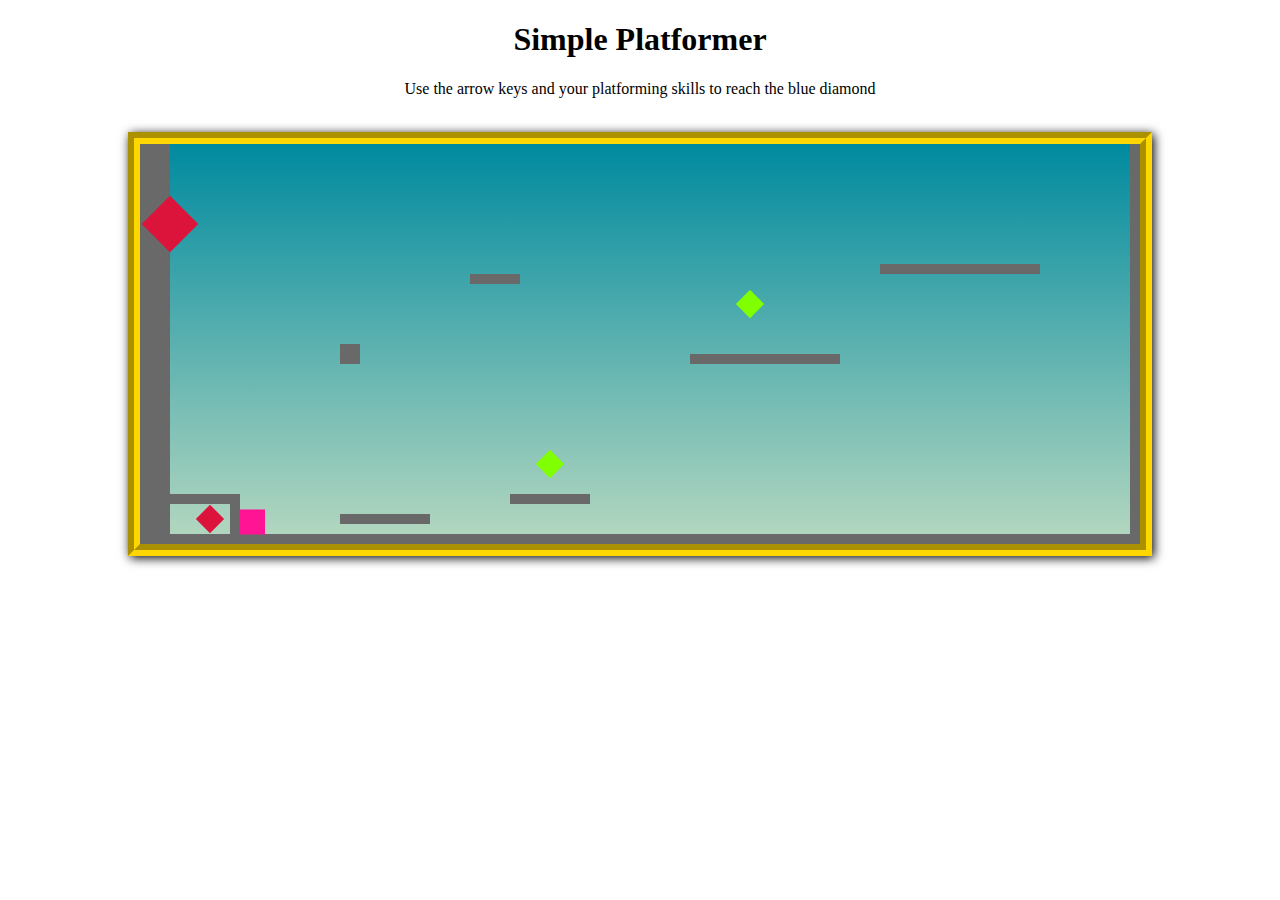
<file: level2/index.html>
<!DOCTYPE html>
<html >
  <head>
    <meta charset="UTF-8">
    <title>level2</title>
    
    
    
    
        <link rel="stylesheet" href="css/style.css">

    
    
    
    
  </head>

  <body>

    <diddv>
  <h1>Simple Platformer</h1>
  <p>
    Use the arrow keys and your platforming skills to reach the blue diamond</p>
</div>

<div id="victoryPopup">
  <a target="_blank" href="https://123pooop.github.io/level3">Next Level</a>
</div>

  
<canvas id="canvas">
  
<!-- <img id="image" src="https://m1.behance.net/rendition/modules/74723571/disp/0beedf48c9a000c812866297384c0cf4.png" style="display: none">!-->
 
 </canvas>
    
        <script src="js/index.js"></script>

    
    
  </body>
</html>
</file>
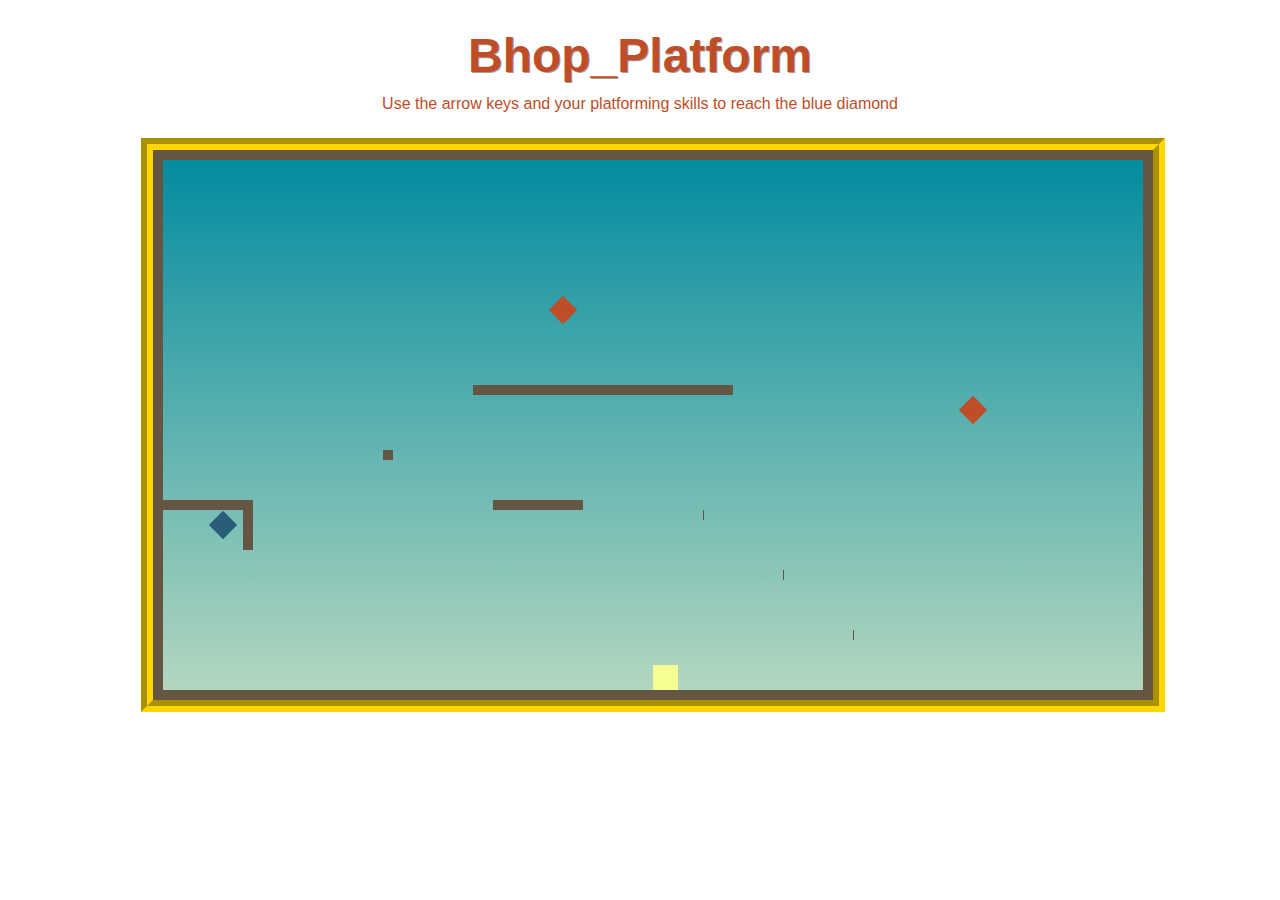
<file: level3/index.html>
<!DOCTYPE html>
<html >
  <head>
    <meta charset="UTF-8">
    <title>level3</title>
    
    
    
    
        <link rel="stylesheet" href="css/style.css">

    
    
    
    
  </head>

  <body>

    <div><h1>Bhop_Platform</h1><p>
  Use the arrow keys and your platforming skills to reach the blue diamond</p></div>
<canvas id="canvas">
  
<!-- <img id="image" src="https://m1.behance.net/rendition/modules/74723571/disp/0beedf48c9a000c812866297384c0cf4.png" style="display: none">!-->
 
  </canvas>
    
        <script src="js/index.js"></script>

    
    
  </body>
</html>
</file>
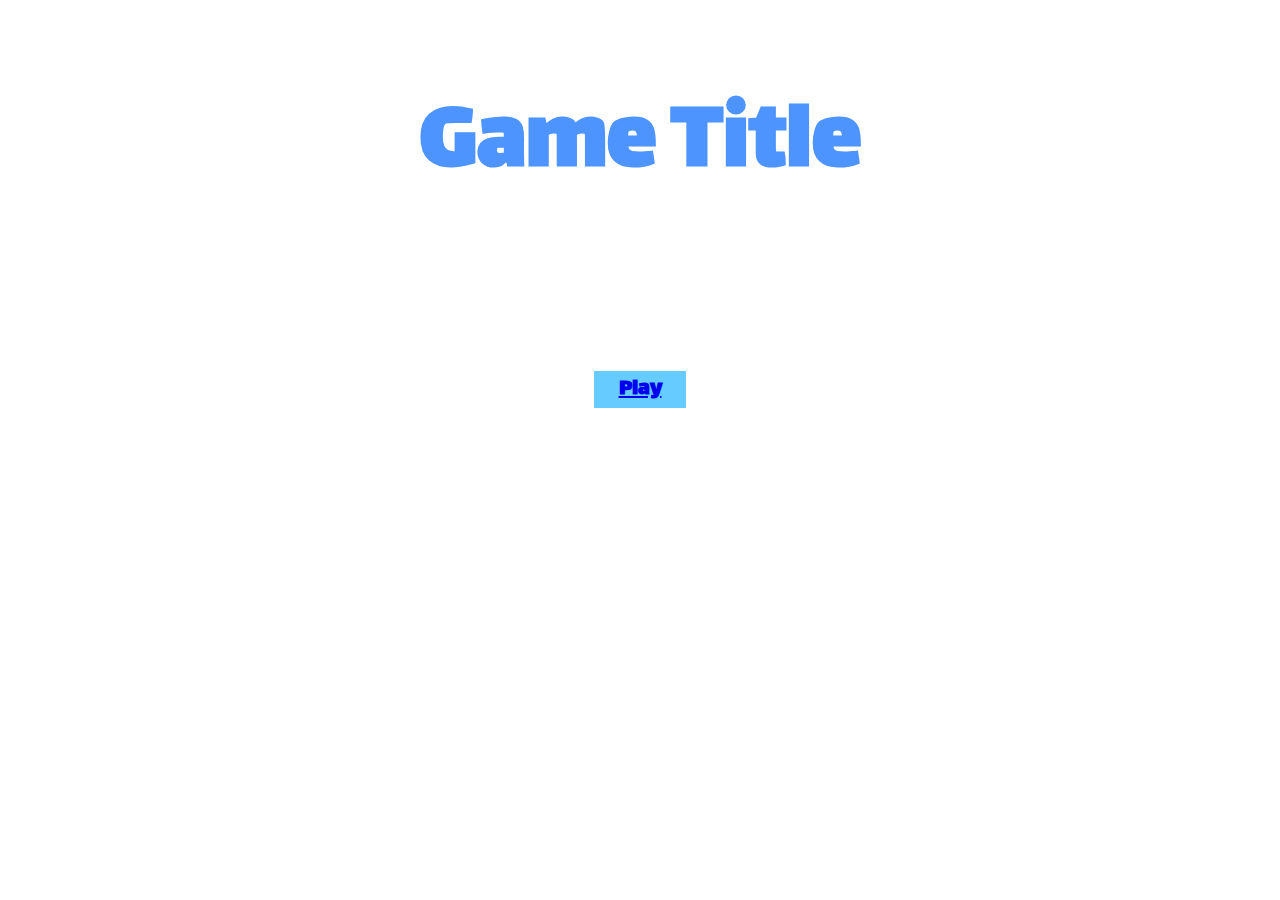
<file: playgame/index.html>
<!DOCTYPE html>
<html >
  <head>
    <meta charset="UTF-8">
    <title>playgame</title>
    
    
    
    
        <link rel="stylesheet" href="css/style.css">

    
    
    
    
  </head>

  <body>

      <body>
  <h1> Game Title </h1>
  <div id="made">
    <p> Made by NexTimE </p>
  </div>

  <h2><a href="123pooop.github.com/level1"> Play </h2>

</body>
    
    
    
    
  </body>
</html>
</file>
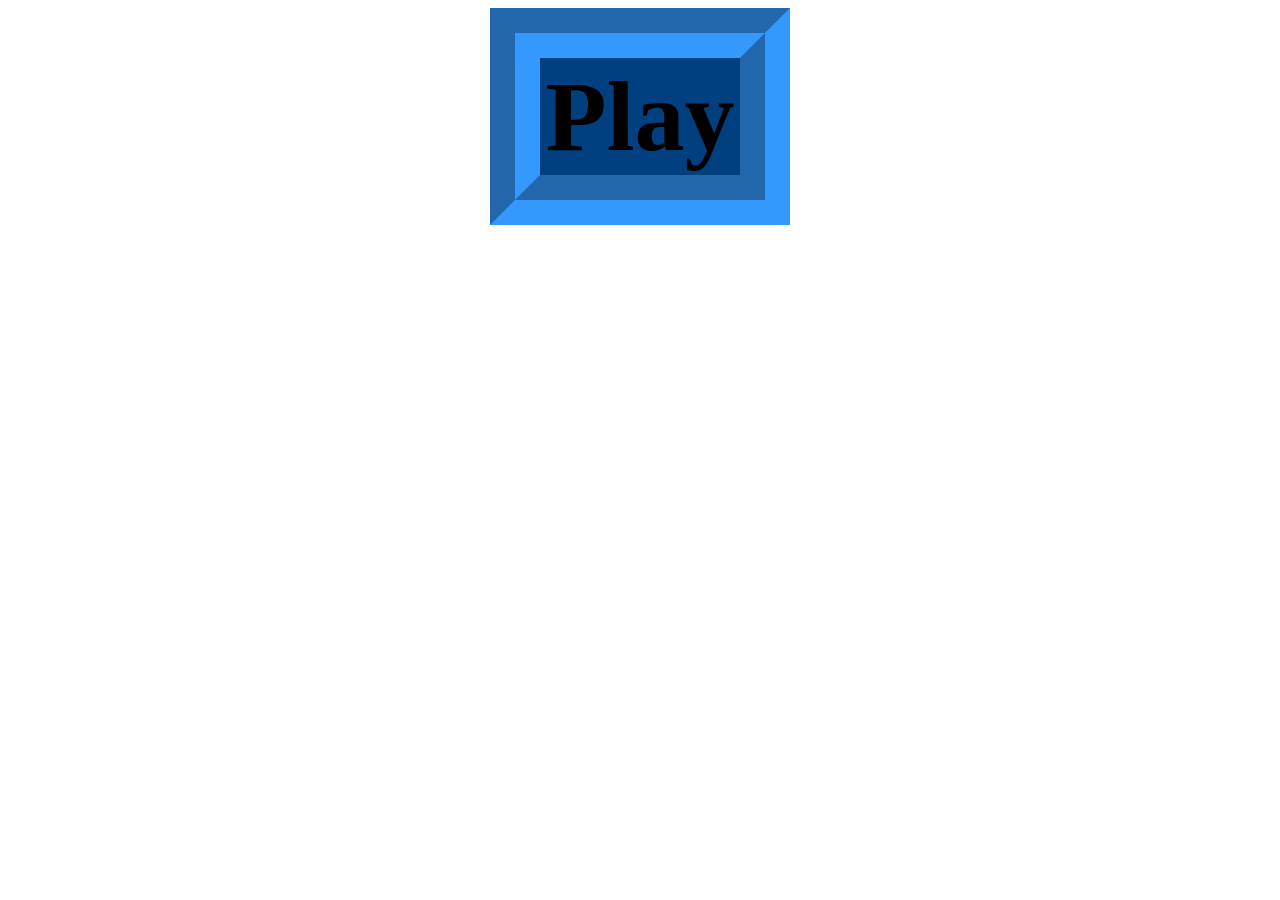
<file: test/index.html>
<!DOCTYPE html>
<html >
  <head>
    <meta charset="UTF-8">
    <title>A Pen by  Thomas Chu</title>
    
    
    
    
        <link rel="stylesheet" href="css/style.css">

    
    
    
    
  </head>

  <body>

    <body>
<button onclick="test()"><b>Play</b></button>
</body>
    
        <script src="js/index.js"></script>

    
    
  </body>
</html>
</file>
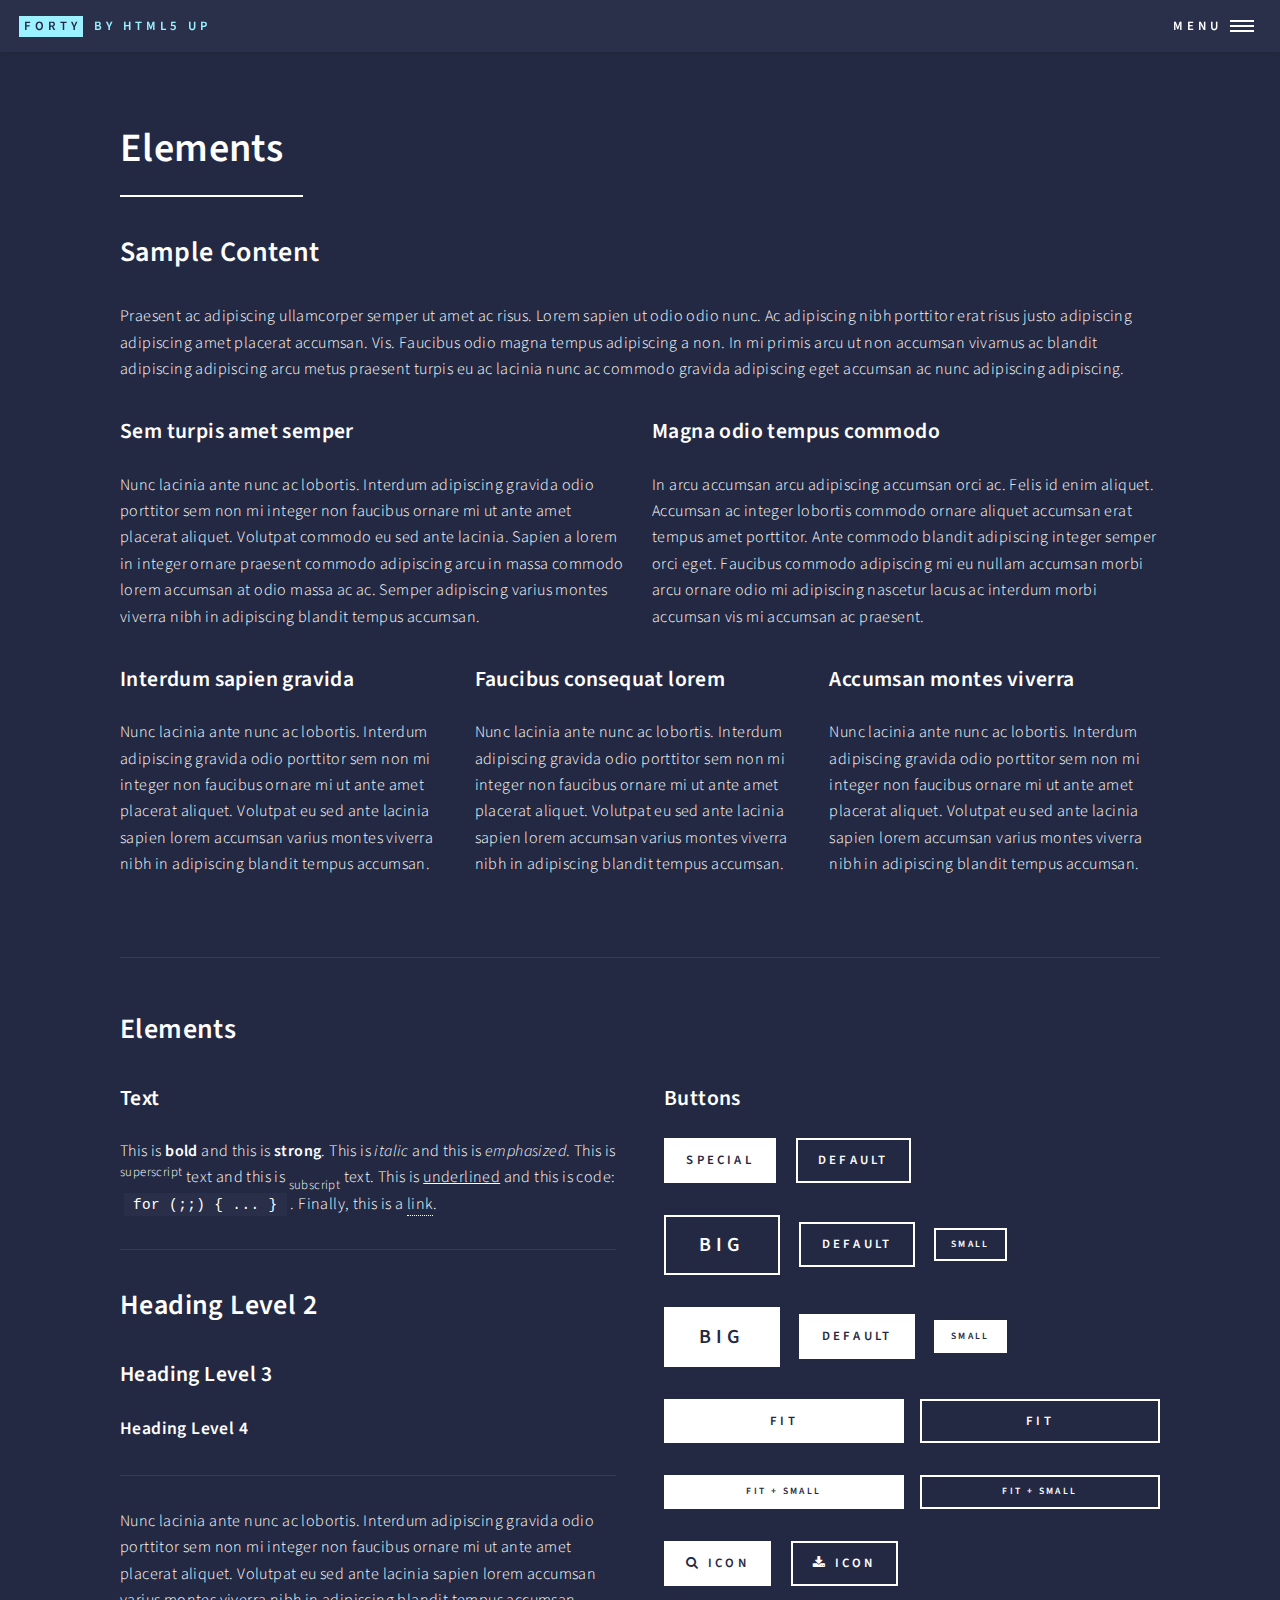
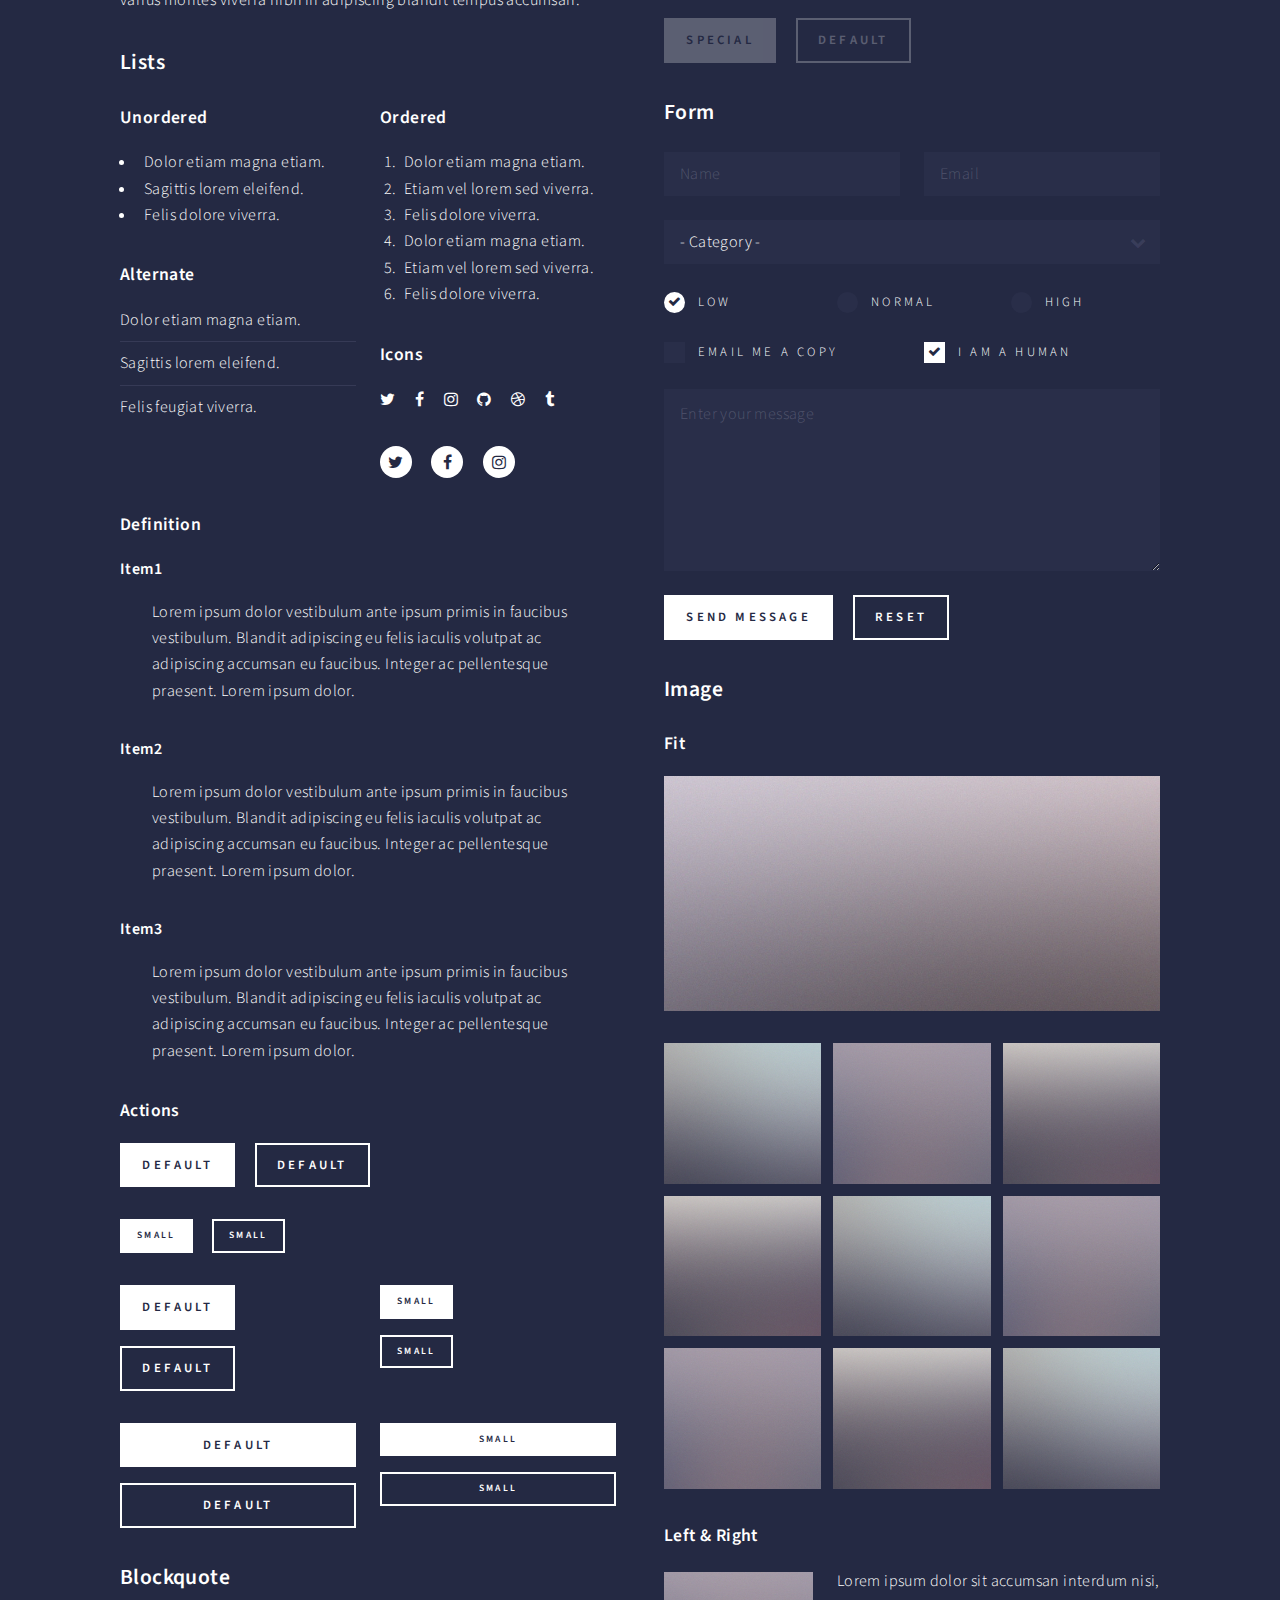
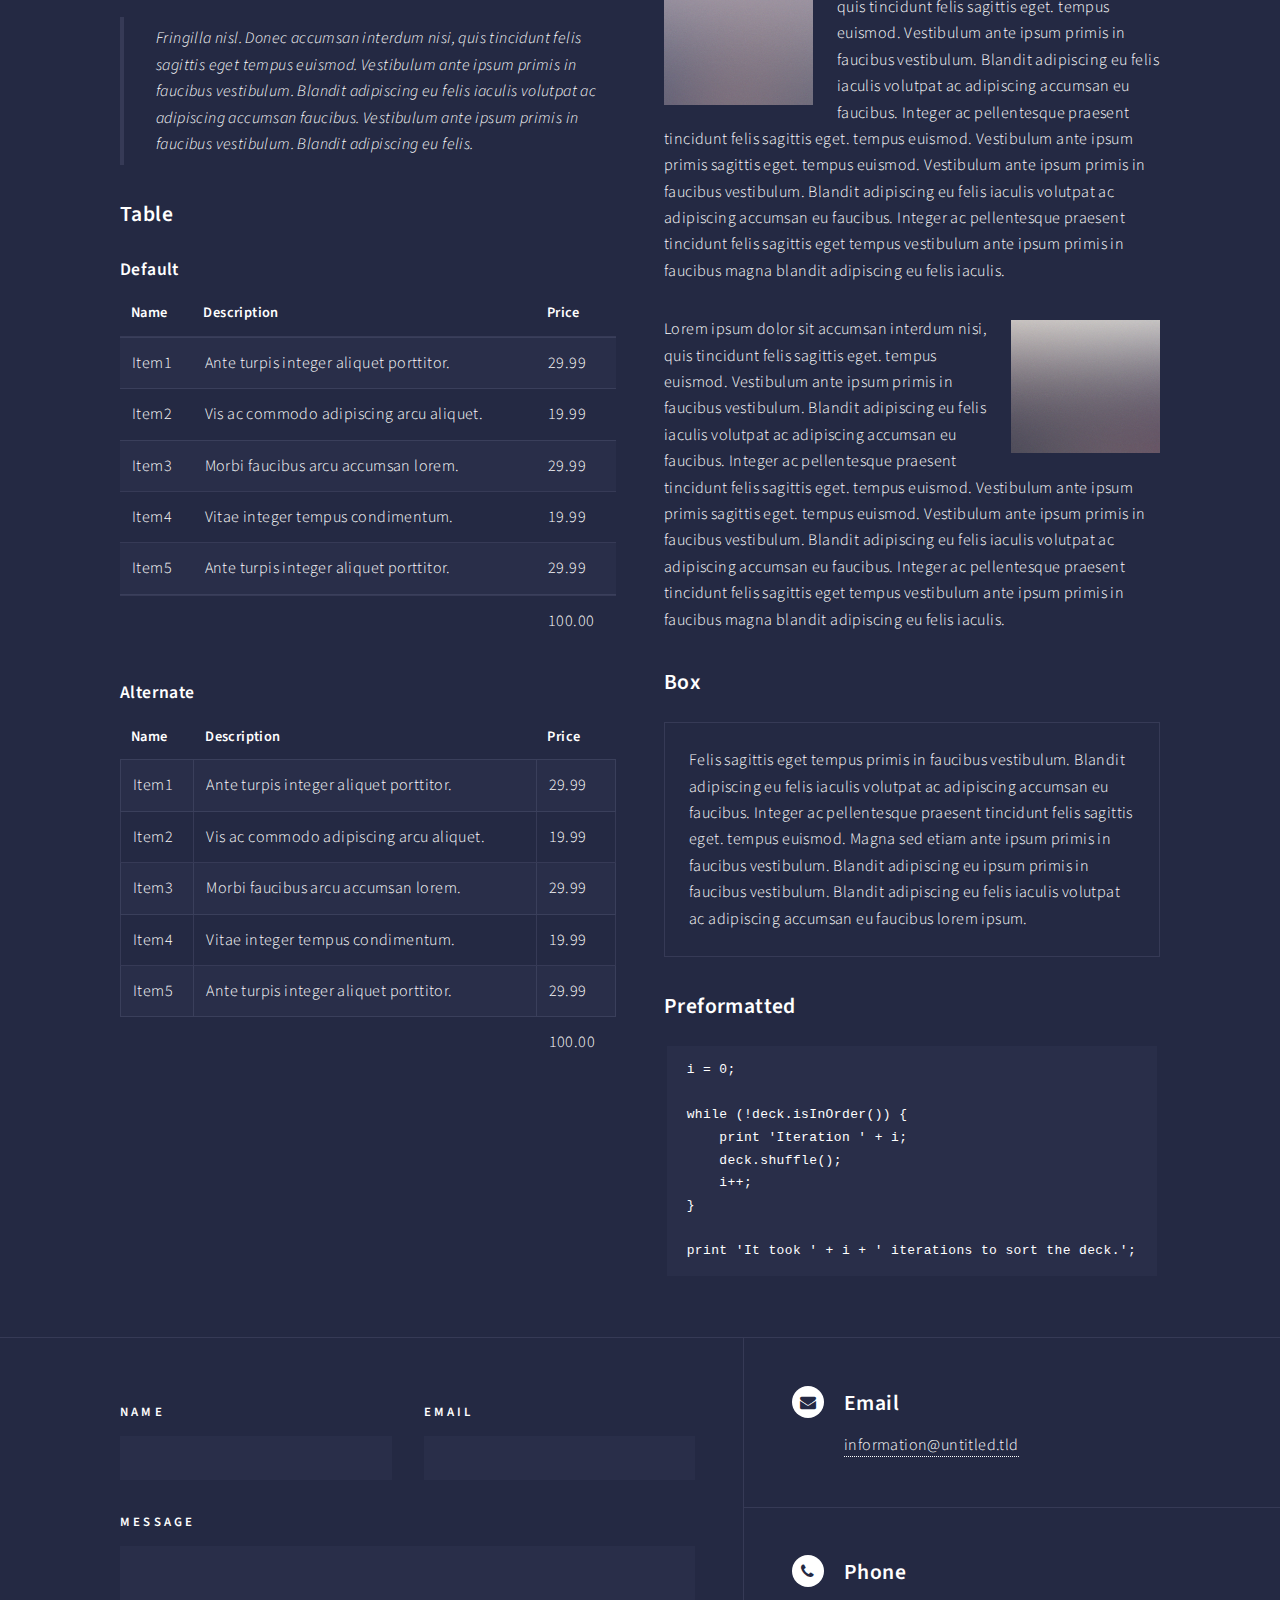
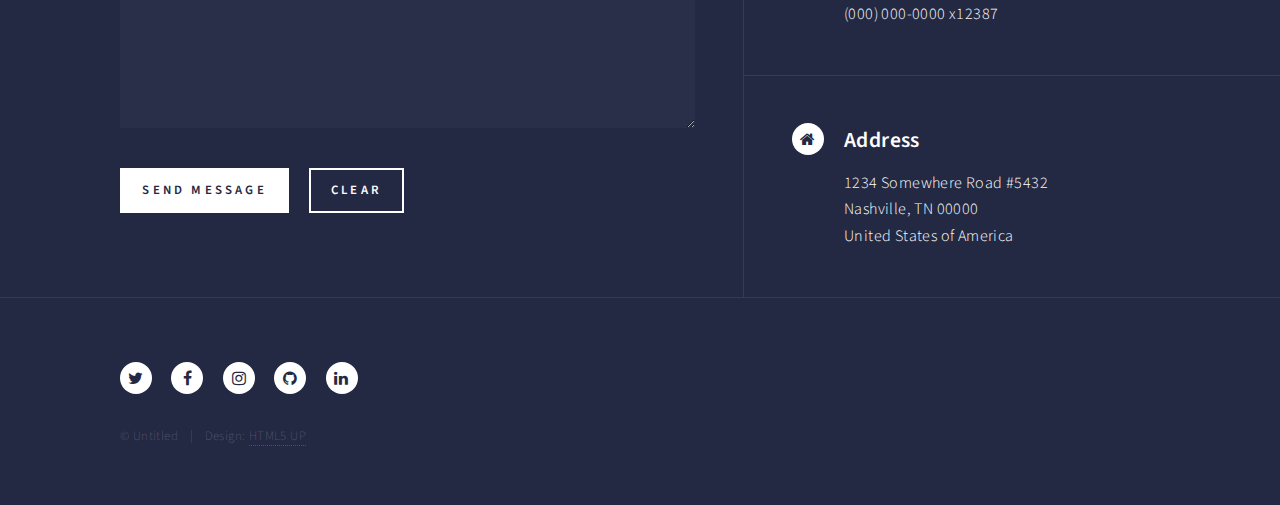
<file: elements.html>
<!DOCTYPE HTML>
<!--
	Forty by HTML5 UP
	html5up.net | @ajlkn
	Free for personal and commercial use under the CCA 3.0 license (html5up.net/license)
-->
<html>
	<head>
		<title>Elements - Forty by HTML5 UP</title>
		<meta charset="utf-8" />
		<meta name="viewport" content="width=device-width, initial-scale=1, user-scalable=no" />
		<!--[if lte IE 8]><script src="assets/js/ie/html5shiv.js"></script><![endif]-->
		<link rel="stylesheet" href="assets/css/main.css" />
		<!--[if lte IE 9]><link rel="stylesheet" href="assets/css/ie9.css" /><![endif]-->
		<!--[if lte IE 8]><link rel="stylesheet" href="assets/css/ie8.css" /><![endif]-->
	</head>
	<body>

		<!-- Wrapper -->
			<div id="wrapper">

				<!-- Header -->
					<header id="header">
						<a href="index.html" class="logo"><strong>Forty</strong> <span>by HTML5 UP</span></a>
						<nav>
							<a href="#menu">Menu</a>
						</nav>
					</header>

				<!-- Menu -->
					<nav id="menu">
						<ul class="links">
							<li><a href="index.html">Home</a></li>
							<li><a href="landing.html">Landing</a></li>
							<li><a href="generic.html">Generic</a></li>
							<li><a href="elements.html">Elements</a></li>
						</ul>
						<ul class="actions vertical">
							<li><a href="#" class="button special fit">Get Started</a></li>
							<li><a href="#" class="button fit">Log In</a></li>
						</ul>
					</nav>

				<!-- Main -->
					<div id="main" class="alt">

						<!-- One -->
							<section id="one">
								<div class="inner">
									<header class="major">
										<h1>Elements</h1>
									</header>

									<!-- Content -->
										<h2 id="content">Sample Content</h2>
										<p>Praesent ac adipiscing ullamcorper semper ut amet ac risus. Lorem sapien ut odio odio nunc. Ac adipiscing nibh porttitor erat risus justo adipiscing adipiscing amet placerat accumsan. Vis. Faucibus odio magna tempus adipiscing a non. In mi primis arcu ut non accumsan vivamus ac blandit adipiscing adipiscing arcu metus praesent turpis eu ac lacinia nunc ac commodo gravida adipiscing eget accumsan ac nunc adipiscing adipiscing.</p>
										<div class="row">
											<div class="6u 12u$(small)">
												<h3>Sem turpis amet semper</h3>
												<p>Nunc lacinia ante nunc ac lobortis. Interdum adipiscing gravida odio porttitor sem non mi integer non faucibus ornare mi ut ante amet placerat aliquet. Volutpat commodo eu sed ante lacinia. Sapien a lorem in integer ornare praesent commodo adipiscing arcu in massa commodo lorem accumsan at odio massa ac ac. Semper adipiscing varius montes viverra nibh in adipiscing blandit tempus accumsan.</p>
											</div>
											<div class="6u$ 12u$(small)">
												<h3>Magna odio tempus commodo</h3>
												<p>In arcu accumsan arcu adipiscing accumsan orci ac. Felis id enim aliquet. Accumsan ac integer lobortis commodo ornare aliquet accumsan erat tempus amet porttitor. Ante commodo blandit adipiscing integer semper orci eget. Faucibus commodo adipiscing mi eu nullam accumsan morbi arcu ornare odio mi adipiscing nascetur lacus ac interdum morbi accumsan vis mi accumsan ac praesent.</p>
											</div>
											<!-- Break -->
											<div class="4u 12u$(medium)">
												<h3>Interdum sapien gravida</h3>
												<p>Nunc lacinia ante nunc ac lobortis. Interdum adipiscing gravida odio porttitor sem non mi integer non faucibus ornare mi ut ante amet placerat aliquet. Volutpat eu sed ante lacinia sapien lorem accumsan varius montes viverra nibh in adipiscing blandit tempus accumsan.</p>
											</div>
											<div class="4u 12u$(medium)">
												<h3>Faucibus consequat lorem</h3>
												<p>Nunc lacinia ante nunc ac lobortis. Interdum adipiscing gravida odio porttitor sem non mi integer non faucibus ornare mi ut ante amet placerat aliquet. Volutpat eu sed ante lacinia sapien lorem accumsan varius montes viverra nibh in adipiscing blandit tempus accumsan.</p>
											</div>
											<div class="4u$ 12u$(medium)">
												<h3>Accumsan montes viverra</h3>
												<p>Nunc lacinia ante nunc ac lobortis. Interdum adipiscing gravida odio porttitor sem non mi integer non faucibus ornare mi ut ante amet placerat aliquet. Volutpat eu sed ante lacinia sapien lorem accumsan varius montes viverra nibh in adipiscing blandit tempus accumsan.</p>
											</div>
										</div>

									<hr class="major" />

									<!-- Elements -->
										<h2 id="elements">Elements</h2>
										<div class="row 200%">
											<div class="6u 12u$(medium)">

												<!-- Text stuff -->
													<h3>Text</h3>
													<p>This is <b>bold</b> and this is <strong>strong</strong>. This is <i>italic</i> and this is <em>emphasized</em>.
													This is <sup>superscript</sup> text and this is <sub>subscript</sub> text.
													This is <u>underlined</u> and this is code: <code>for (;;) { ... }</code>.
													Finally, this is a <a href="#">link</a>.</p>
													<hr />
													<h2>Heading Level 2</h2>
													<h3>Heading Level 3</h3>
													<h4>Heading Level 4</h4>
													<hr />
													<p>Nunc lacinia ante nunc ac lobortis. Interdum adipiscing gravida odio porttitor sem non mi integer non faucibus ornare mi ut ante amet placerat aliquet. Volutpat eu sed ante lacinia sapien lorem accumsan varius montes viverra nibh in adipiscing blandit tempus accumsan.</p>

												<!-- Lists -->
													<h3>Lists</h3>
													<div class="row">
														<div class="6u 12u$(small)">

															<h4>Unordered</h4>
															<ul>
																<li>Dolor etiam magna etiam.</li>
																<li>Sagittis lorem eleifend.</li>
																<li>Felis dolore viverra.</li>
															</ul>

															<h4>Alternate</h4>
															<ul class="alt">
																<li>Dolor etiam magna etiam.</li>
																<li>Sagittis lorem eleifend.</li>
																<li>Felis feugiat viverra.</li>
															</ul>

														</div>
														<div class="6u$ 12u$(small)">

															<h4>Ordered</h4>
															<ol>
																<li>Dolor etiam magna etiam.</li>
																<li>Etiam vel lorem sed viverra.</li>
																<li>Felis dolore viverra.</li>
																<li>Dolor etiam magna etiam.</li>
																<li>Etiam vel lorem sed viverra.</li>
																<li>Felis dolore viverra.</li>
															</ol>

															<h4>Icons</h4>
															<ul class="icons">
																<li><a href="#" class="icon fa-twitter"><span class="label">Twitter</span></a></li>
																<li><a href="#" class="icon fa-facebook"><span class="label">Facebook</span></a></li>
																<li><a href="#" class="icon fa-instagram"><span class="label">Instagram</span></a></li>
																<li><a href="#" class="icon fa-github"><span class="label">Github</span></a></li>
																<li><a href="#" class="icon fa-dribbble"><span class="label">Dribbble</span></a></li>
																<li><a href="#" class="icon fa-tumblr"><span class="label">Tumblr</span></a></li>
															</ul>
															<ul class="icons">
																<li><a href="#" class="icon alt fa-twitter"><span class="label">Twitter</span></a></li>
																<li><a href="#" class="icon alt fa-facebook"><span class="label">Facebook</span></a></li>
																<li><a href="#" class="icon alt fa-instagram"><span class="label">Instagram</span></a></li>
															</ul>

														</div>
													</div>
													<h4>Definition</h4>
													<dl>
														<dt>Item1</dt>
														<dd>
															<p>Lorem ipsum dolor vestibulum ante ipsum primis in faucibus vestibulum. Blandit adipiscing eu felis iaculis volutpat ac adipiscing accumsan eu faucibus. Integer ac pellentesque praesent. Lorem ipsum dolor.</p>
														</dd>
														<dt>Item2</dt>
														<dd>
															<p>Lorem ipsum dolor vestibulum ante ipsum primis in faucibus vestibulum. Blandit adipiscing eu felis iaculis volutpat ac adipiscing accumsan eu faucibus. Integer ac pellentesque praesent. Lorem ipsum dolor.</p>
														</dd>
														<dt>Item3</dt>
														<dd>
															<p>Lorem ipsum dolor vestibulum ante ipsum primis in faucibus vestibulum. Blandit adipiscing eu felis iaculis volutpat ac adipiscing accumsan eu faucibus. Integer ac pellentesque praesent. Lorem ipsum dolor.</p>
														</dd>
													</dl>

													<h4>Actions</h4>
													<ul class="actions">
														<li><a href="#" class="button special">Default</a></li>
														<li><a href="#" class="button">Default</a></li>
													</ul>
													<ul class="actions small">
														<li><a href="#" class="button special small">Small</a></li>
														<li><a href="#" class="button small">Small</a></li>
													</ul>
													<div class="row">
														<div class="6u 12u$(small)">
															<ul class="actions vertical">
																<li><a href="#" class="button special">Default</a></li>
																<li><a href="#" class="button">Default</a></li>
															</ul>
														</div>
														<div class="6u$ 12u$(small)">
															<ul class="actions vertical small">
																<li><a href="#" class="button special small">Small</a></li>
																<li><a href="#" class="button small">Small</a></li>
															</ul>
														</div>
														<div class="6u 12u$(small)">
															<ul class="actions vertical">
																<li><a href="#" class="button special fit">Default</a></li>
																<li><a href="#" class="button fit">Default</a></li>
															</ul>
														</div>
														<div class="6u$ 12u$(small)">
															<ul class="actions vertical small">
																<li><a href="#" class="button special small fit">Small</a></li>
																<li><a href="#" class="button small fit">Small</a></li>
															</ul>
														</div>
													</div>

												<!-- Blockquote -->
													<h3>Blockquote</h3>
													<blockquote>Fringilla nisl. Donec accumsan interdum nisi, quis tincidunt felis sagittis eget tempus euismod. Vestibulum ante ipsum primis in faucibus vestibulum. Blandit adipiscing eu felis iaculis volutpat ac adipiscing accumsan faucibus. Vestibulum ante ipsum primis in faucibus vestibulum. Blandit adipiscing eu felis.</blockquote>

												<!-- Table -->
													<h3>Table</h3>

													<h4>Default</h4>
													<div class="table-wrapper">
														<table>
															<thead>
																<tr>
																	<th>Name</th>
																	<th>Description</th>
																	<th>Price</th>
																</tr>
															</thead>
															<tbody>
																<tr>
																	<td>Item1</td>
																	<td>Ante turpis integer aliquet porttitor.</td>
																	<td>29.99</td>
																</tr>
																<tr>
																	<td>Item2</td>
																	<td>Vis ac commodo adipiscing arcu aliquet.</td>
																	<td>19.99</td>
																</tr>
																<tr>
																	<td>Item3</td>
																	<td> Morbi faucibus arcu accumsan lorem.</td>
																	<td>29.99</td>
																</tr>
																<tr>
																	<td>Item4</td>
																	<td>Vitae integer tempus condimentum.</td>
																	<td>19.99</td>
																</tr>
																<tr>
																	<td>Item5</td>
																	<td>Ante turpis integer aliquet porttitor.</td>
																	<td>29.99</td>
																</tr>
															</tbody>
															<tfoot>
																<tr>
																	<td colspan="2"></td>
																	<td>100.00</td>
																</tr>
															</tfoot>
														</table>
													</div>

													<h4>Alternate</h4>
													<div class="table-wrapper">
														<table class="alt">
															<thead>
																<tr>
																	<th>Name</th>
																	<th>Description</th>
																	<th>Price</th>
																</tr>
															</thead>
															<tbody>
																<tr>
																	<td>Item1</td>
																	<td>Ante turpis integer aliquet porttitor.</td>
																	<td>29.99</td>
																</tr>
																<tr>
																	<td>Item2</td>
																	<td>Vis ac commodo adipiscing arcu aliquet.</td>
																	<td>19.99</td>
																</tr>
																<tr>
																	<td>Item3</td>
																	<td> Morbi faucibus arcu accumsan lorem.</td>
																	<td>29.99</td>
																</tr>
																<tr>
																	<td>Item4</td>
																	<td>Vitae integer tempus condimentum.</td>
																	<td>19.99</td>
																</tr>
																<tr>
																	<td>Item5</td>
																	<td>Ante turpis integer aliquet porttitor.</td>
																	<td>29.99</td>
																</tr>
															</tbody>
															<tfoot>
																<tr>
																	<td colspan="2"></td>
																	<td>100.00</td>
																</tr>
															</tfoot>
														</table>
													</div>

											</div>
											<div class="6u$ 12u$(medium)">

												<!-- Buttons -->
													<h3>Buttons</h3>
													<ul class="actions">
														<li><a href="#" class="button special">Special</a></li>
														<li><a href="#" class="button">Default</a></li>
													</ul>
													<ul class="actions">
														<li><a href="#" class="button big">Big</a></li>
														<li><a href="#" class="button">Default</a></li>
														<li><a href="#" class="button small">Small</a></li>
													</ul>
													<ul class="actions">
														<li><a href="#" class="button special big">Big</a></li>
														<li><a href="#" class="button special">Default</a></li>
														<li><a href="#" class="button special small">Small</a></li>
													</ul>
													<ul class="actions fit">
														<li><a href="#" class="button special fit">Fit</a></li>
														<li><a href="#" class="button fit">Fit</a></li>
													</ul>
													<ul class="actions fit small">
														<li><a href="#" class="button special fit small">Fit + Small</a></li>
														<li><a href="#" class="button fit small">Fit + Small</a></li>
													</ul>
													<ul class="actions">
														<li><a href="#" class="button special icon fa-search">Icon</a></li>
														<li><a href="#" class="button icon fa-download">Icon</a></li>
													</ul>
													<ul class="actions">
														<li><span class="button special disabled">Special</span></li>
														<li><span class="button disabled">Default</span></li>
													</ul>

												<!-- Form -->
													<h3>Form</h3>

													<form method="post" action="#">
														<div class="row uniform">
															<div class="6u 12u$(xsmall)">
																<input type="text" name="demo-name" id="demo-name" value="" placeholder="Name" />
															</div>
															<div class="6u$ 12u$(xsmall)">
																<input type="email" name="demo-email" id="demo-email" value="" placeholder="Email" />
															</div>
															<!-- Break -->
															<div class="12u$">
																<div class="select-wrapper">
																	<select name="demo-category" id="demo-category">
																		<option value="">- Category -</option>
																		<option value="1">Manufacturing</option>
																		<option value="1">Shipping</option>
																		<option value="1">Administration</option>
																		<option value="1">Human Resources</option>
																	</select>
																</div>
															</div>
															<!-- Break -->
															<div class="4u 12u$(small)">
																<input type="radio" id="demo-priority-low" name="demo-priority" checked>
																<label for="demo-priority-low">Low</label>
															</div>
															<div class="4u 12u$(small)">
																<input type="radio" id="demo-priority-normal" name="demo-priority">
																<label for="demo-priority-normal">Normal</label>
															</div>
															<div class="4u$ 12u$(small)">
																<input type="radio" id="demo-priority-high" name="demo-priority">
																<label for="demo-priority-high">High</label>
															</div>
															<!-- Break -->
															<div class="6u 12u$(small)">
																<input type="checkbox" id="demo-copy" name="demo-copy">
																<label for="demo-copy">Email me a copy</label>
															</div>
															<div class="6u$ 12u$(small)">
																<input type="checkbox" id="demo-human" name="demo-human" checked>
																<label for="demo-human">I am a human</label>
															</div>
															<!-- Break -->
															<div class="12u$">
																<textarea name="demo-message" id="demo-message" placeholder="Enter your message" rows="6"></textarea>
															</div>
															<!-- Break -->
															<div class="12u$">
																<ul class="actions">
																	<li><input type="submit" value="Send Message" class="special" /></li>
																	<li><input type="reset" value="Reset" /></li>
																</ul>
															</div>
														</div>
													</form>

												<!-- Image -->
													<h3>Image</h3>

													<h4>Fit</h4>
													<span class="image fit"><img src="images/pic03.jpg" alt="" /></span>
													<div class="box alt">
														<div class="row 50% uniform">
															<div class="4u"><span class="image fit"><img src="images/pic08.jpg" alt="" /></span></div>
															<div class="4u"><span class="image fit"><img src="images/pic09.jpg" alt="" /></span></div>
															<div class="4u$"><span class="image fit"><img src="images/pic10.jpg" alt="" /></span></div>
															<!-- Break -->
															<div class="4u"><span class="image fit"><img src="images/pic10.jpg" alt="" /></span></div>
															<div class="4u"><span class="image fit"><img src="images/pic08.jpg" alt="" /></span></div>
															<div class="4u$"><span class="image fit"><img src="images/pic09.jpg" alt="" /></span></div>
															<!-- Break -->
															<div class="4u"><span class="image fit"><img src="images/pic09.jpg" alt="" /></span></div>
															<div class="4u"><span class="image fit"><img src="images/pic10.jpg" alt="" /></span></div>
															<div class="4u$"><span class="image fit"><img src="images/pic08.jpg" alt="" /></span></div>
														</div>
													</div>

													<h4>Left &amp; Right</h4>
													<p><span class="image left"><img src="images/pic09.jpg" alt="" /></span>Lorem ipsum dolor sit accumsan interdum nisi, quis tincidunt felis sagittis eget. tempus euismod. Vestibulum ante ipsum primis in faucibus vestibulum. Blandit adipiscing eu felis iaculis volutpat ac adipiscing accumsan eu faucibus. Integer ac pellentesque praesent tincidunt felis sagittis eget. tempus euismod. Vestibulum ante ipsum primis sagittis eget. tempus euismod. Vestibulum ante ipsum primis in faucibus vestibulum. Blandit adipiscing eu felis iaculis volutpat ac adipiscing accumsan eu faucibus. Integer ac pellentesque praesent tincidunt felis sagittis eget tempus vestibulum ante ipsum primis in faucibus magna blandit adipiscing eu felis iaculis.</p>
													<p><span class="image right"><img src="images/pic10.jpg" alt="" /></span>Lorem ipsum dolor sit accumsan interdum nisi, quis tincidunt felis sagittis eget. tempus euismod. Vestibulum ante ipsum primis in faucibus vestibulum. Blandit adipiscing eu felis iaculis volutpat ac adipiscing accumsan eu faucibus. Integer ac pellentesque praesent tincidunt felis sagittis eget. tempus euismod. Vestibulum ante ipsum primis sagittis eget. tempus euismod. Vestibulum ante ipsum primis in faucibus vestibulum. Blandit adipiscing eu felis iaculis volutpat ac adipiscing accumsan eu faucibus. Integer ac pellentesque praesent tincidunt felis sagittis eget tempus vestibulum ante ipsum primis in faucibus magna blandit adipiscing eu felis iaculis.</p>

												<!-- Box -->
													<h3>Box</h3>
													<div class="box">
														<p>Felis sagittis eget tempus primis in faucibus vestibulum. Blandit adipiscing eu felis iaculis volutpat ac adipiscing accumsan eu faucibus. Integer ac pellentesque praesent tincidunt felis sagittis eget. tempus euismod. Magna sed etiam ante ipsum primis in faucibus vestibulum. Blandit adipiscing eu ipsum primis in faucibus vestibulum. Blandit adipiscing eu felis iaculis volutpat ac adipiscing accumsan eu faucibus lorem ipsum.</p>
													</div>

												<!-- Preformatted Code -->
													<h3>Preformatted</h3>
													<pre><code>i = 0;

while (!deck.isInOrder()) {
    print 'Iteration ' + i;
    deck.shuffle();
    i++;
}

print 'It took ' + i + ' iterations to sort the deck.';
</code></pre>

											</div>
										</div>

								</div>
							</section>

					</div>

				<!-- Contact -->
					<section id="contact">
						<div class="inner">
							<section>
								<form method="post" action="#">
									<div class="field half first">
										<label for="name">Name</label>
										<input type="text" name="name" id="name" />
									</div>
									<div class="field half">
										<label for="email">Email</label>
										<input type="text" name="email" id="email" />
									</div>
									<div class="field">
										<label for="message">Message</label>
										<textarea name="message" id="message" rows="6"></textarea>
									</div>
									<ul class="actions">
										<li><input type="submit" value="Send Message" class="special" /></li>
										<li><input type="reset" value="Clear" /></li>
									</ul>
								</form>
							</section>
							<section class="split">
								<section>
									<div class="contact-method">
										<span class="icon alt fa-envelope"></span>
										<h3>Email</h3>
										<a href="#">information@untitled.tld</a>
									</div>
								</section>
								<section>
									<div class="contact-method">
										<span class="icon alt fa-phone"></span>
										<h3>Phone</h3>
										<span>(000) 000-0000 x12387</span>
									</div>
								</section>
								<section>
									<div class="contact-method">
										<span class="icon alt fa-home"></span>
										<h3>Address</h3>
										<span>1234 Somewhere Road #5432<br />
										Nashville, TN 00000<br />
										United States of America</span>
									</div>
								</section>
							</section>
						</div>
					</section>

				<!-- Footer -->
					<footer id="footer">
						<div class="inner">
							<ul class="icons">
								<li><a href="#" class="icon alt fa-twitter"><span class="label">Twitter</span></a></li>
								<li><a href="#" class="icon alt fa-facebook"><span class="label">Facebook</span></a></li>
								<li><a href="#" class="icon alt fa-instagram"><span class="label">Instagram</span></a></li>
								<li><a href="#" class="icon alt fa-github"><span class="label">GitHub</span></a></li>
								<li><a href="#" class="icon alt fa-linkedin"><span class="label">LinkedIn</span></a></li>
							</ul>
							<ul class="copyright">
								<li>&copy; Untitled</li><li>Design: <a href="https://html5up.net">HTML5 UP</a></li>
							</ul>
						</div>
					</footer>

			</div>

		<!-- Scripts -->
			<script src="assets/js/jquery.min.js"></script>
			<script src="assets/js/jquery.scrolly.min.js"></script>
			<script src="assets/js/jquery.scrollex.min.js"></script>
			<script src="assets/js/skel.min.js"></script>
			<script src="assets/js/util.js"></script>
			<!--[if lte IE 8]><script src="assets/js/ie/respond.min.js"></script><![endif]-->
			<script src="assets/js/main.js"></script>

	</body>
</html>
</file>
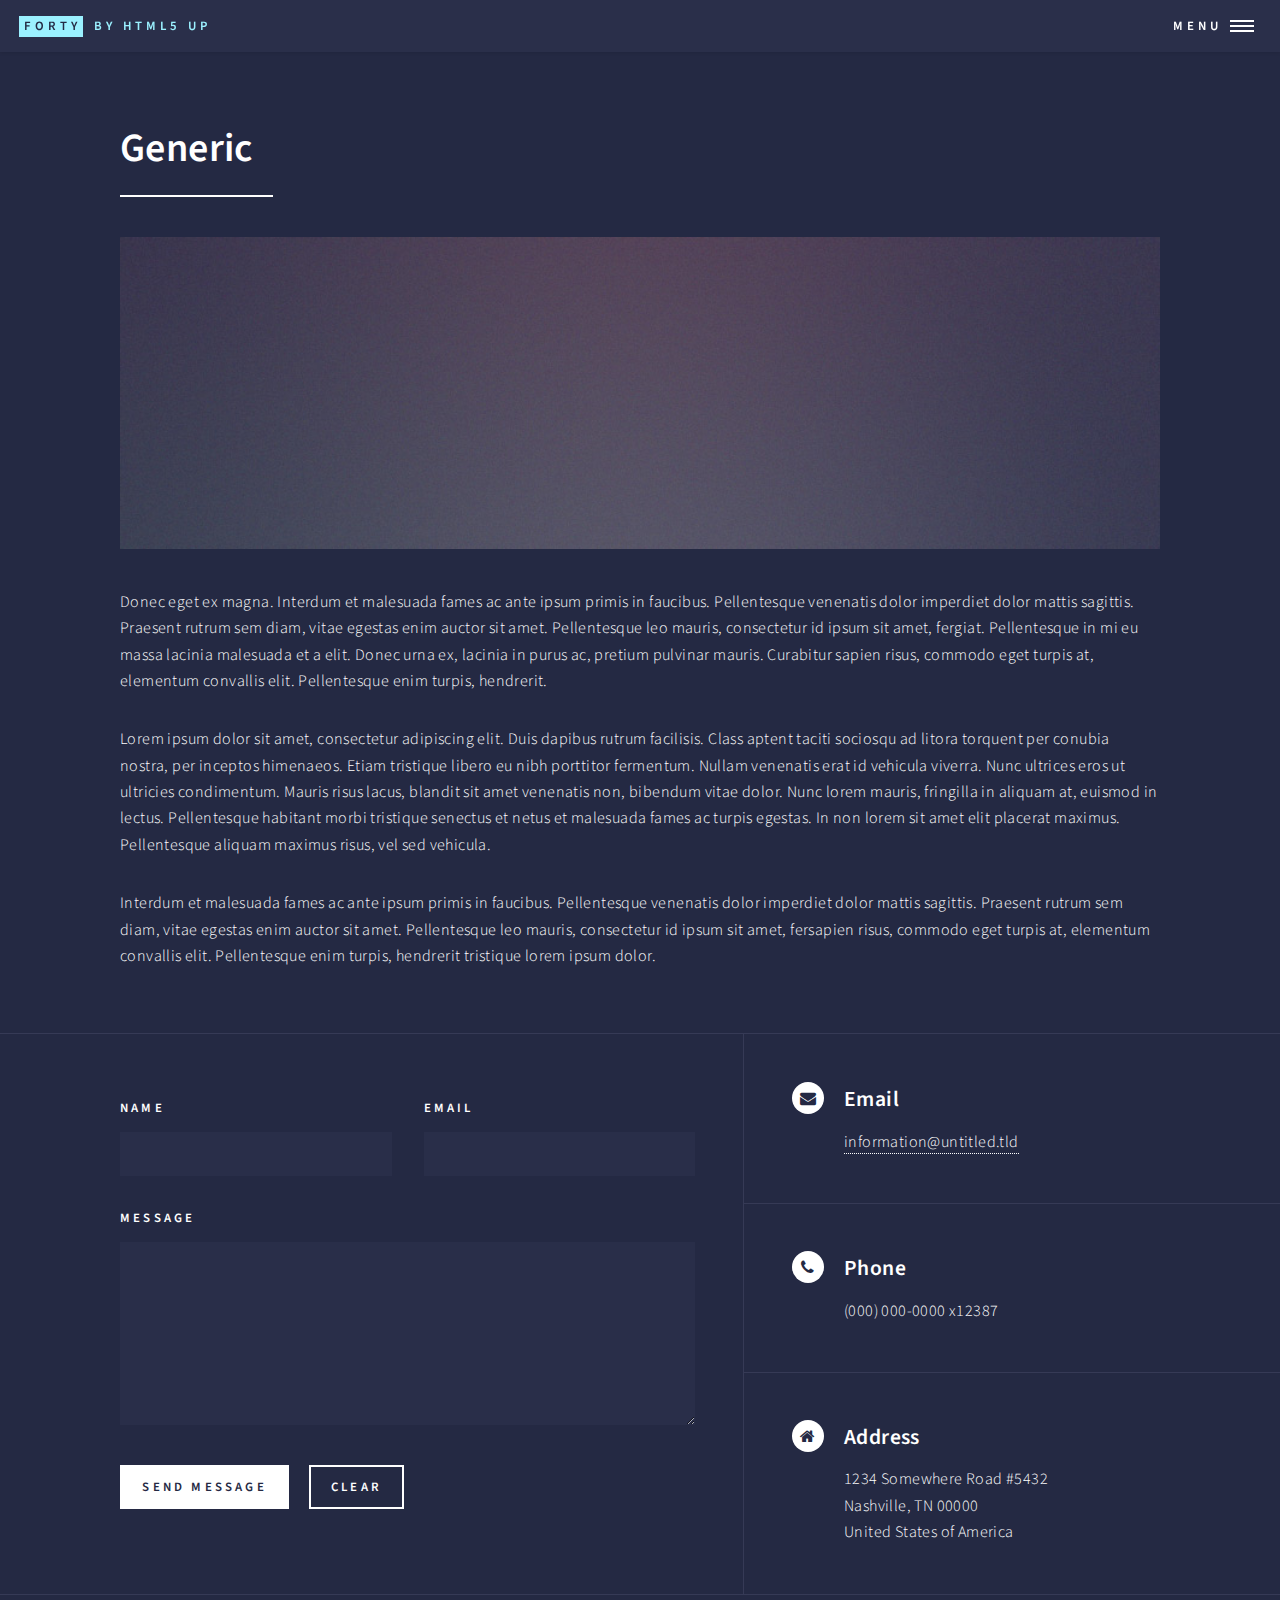
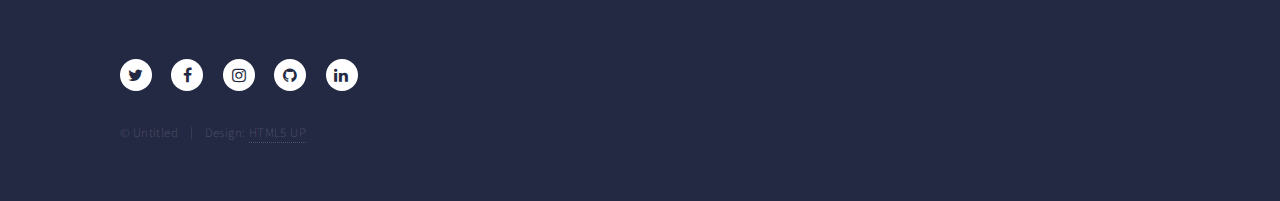
<file: generic.html>
<!DOCTYPE HTML>
<!--
	Forty by HTML5 UP
	html5up.net | @ajlkn
	Free for personal and commercial use under the CCA 3.0 license (html5up.net/license)
-->
<html>
	<head>
		<title>Generic - Forty by HTML5 UP</title>
		<meta charset="utf-8" />
		<meta name="viewport" content="width=device-width, initial-scale=1, user-scalable=no" />
		<!--[if lte IE 8]><script src="assets/js/ie/html5shiv.js"></script><![endif]-->
		<link rel="stylesheet" href="assets/css/main.css" />
		<!--[if lte IE 9]><link rel="stylesheet" href="assets/css/ie9.css" /><![endif]-->
		<!--[if lte IE 8]><link rel="stylesheet" href="assets/css/ie8.css" /><![endif]-->
	</head>
	<body>

		<!-- Wrapper -->
			<div id="wrapper">

				<!-- Header -->
					<header id="header">
						<a href="index.html" class="logo"><strong>Forty</strong> <span>by HTML5 UP</span></a>
						<nav>
							<a href="#menu">Menu</a>
						</nav>
					</header>

				<!-- Menu -->
					<nav id="menu">
						<ul class="links">
							<li><a href="index.html">Home</a></li>
							<li><a href="landing.html">Landing</a></li>
							<li><a href="generic.html">Generic</a></li>
							<li><a href="elements.html">Elements</a></li>
						</ul>
						<ul class="actions vertical">
							<li><a href="#" class="button special fit">Get Started</a></li>
							<li><a href="#" class="button fit">Log In</a></li>
						</ul>
					</nav>

				<!-- Main -->
					<div id="main" class="alt">

						<!-- One -->
							<section id="one">
								<div class="inner">
									<header class="major">
										<h1>Generic</h1>
									</header>
									<span class="image main"><img src="images/pic11.jpg" alt="" /></span>
									<p>Donec eget ex magna. Interdum et malesuada fames ac ante ipsum primis in faucibus. Pellentesque venenatis dolor imperdiet dolor mattis sagittis. Praesent rutrum sem diam, vitae egestas enim auctor sit amet. Pellentesque leo mauris, consectetur id ipsum sit amet, fergiat. Pellentesque in mi eu massa lacinia malesuada et a elit. Donec urna ex, lacinia in purus ac, pretium pulvinar mauris. Curabitur sapien risus, commodo eget turpis at, elementum convallis elit. Pellentesque enim turpis, hendrerit.</p>
									<p>Lorem ipsum dolor sit amet, consectetur adipiscing elit. Duis dapibus rutrum facilisis. Class aptent taciti sociosqu ad litora torquent per conubia nostra, per inceptos himenaeos. Etiam tristique libero eu nibh porttitor fermentum. Nullam venenatis erat id vehicula viverra. Nunc ultrices eros ut ultricies condimentum. Mauris risus lacus, blandit sit amet venenatis non, bibendum vitae dolor. Nunc lorem mauris, fringilla in aliquam at, euismod in lectus. Pellentesque habitant morbi tristique senectus et netus et malesuada fames ac turpis egestas. In non lorem sit amet elit placerat maximus. Pellentesque aliquam maximus risus, vel sed vehicula.</p>
									<p>Interdum et malesuada fames ac ante ipsum primis in faucibus. Pellentesque venenatis dolor imperdiet dolor mattis sagittis. Praesent rutrum sem diam, vitae egestas enim auctor sit amet. Pellentesque leo mauris, consectetur id ipsum sit amet, fersapien risus, commodo eget turpis at, elementum convallis elit. Pellentesque enim turpis, hendrerit tristique lorem ipsum dolor.</p>
								</div>
							</section>

					</div>

				<!-- Contact -->
					<section id="contact">
						<div class="inner">
							<section>
								<form method="post" action="#">
									<div class="field half first">
										<label for="name">Name</label>
										<input type="text" name="name" id="name" />
									</div>
									<div class="field half">
										<label for="email">Email</label>
										<input type="text" name="email" id="email" />
									</div>
									<div class="field">
										<label for="message">Message</label>
										<textarea name="message" id="message" rows="6"></textarea>
									</div>
									<ul class="actions">
										<li><input type="submit" value="Send Message" class="special" /></li>
										<li><input type="reset" value="Clear" /></li>
									</ul>
								</form>
							</section>
							<section class="split">
								<section>
									<div class="contact-method">
										<span class="icon alt fa-envelope"></span>
										<h3>Email</h3>
										<a href="#">information@untitled.tld</a>
									</div>
								</section>
								<section>
									<div class="contact-method">
										<span class="icon alt fa-phone"></span>
										<h3>Phone</h3>
										<span>(000) 000-0000 x12387</span>
									</div>
								</section>
								<section>
									<div class="contact-method">
										<span class="icon alt fa-home"></span>
										<h3>Address</h3>
										<span>1234 Somewhere Road #5432<br />
										Nashville, TN 00000<br />
										United States of America</span>
									</div>
								</section>
							</section>
						</div>
					</section>

				<!-- Footer -->
					<footer id="footer">
						<div class="inner">
							<ul class="icons">
								<li><a href="#" class="icon alt fa-twitter"><span class="label">Twitter</span></a></li>
								<li><a href="#" class="icon alt fa-facebook"><span class="label">Facebook</span></a></li>
								<li><a href="#" class="icon alt fa-instagram"><span class="label">Instagram</span></a></li>
								<li><a href="#" class="icon alt fa-github"><span class="label">GitHub</span></a></li>
								<li><a href="#" class="icon alt fa-linkedin"><span class="label">LinkedIn</span></a></li>
							</ul>
							<ul class="copyright">
								<li>&copy; Untitled</li><li>Design: <a href="https://html5up.net">HTML5 UP</a></li>
							</ul>
						</div>
					</footer>

			</div>

		<!-- Scripts -->
			<script src="assets/js/jquery.min.js"></script>
			<script src="assets/js/jquery.scrolly.min.js"></script>
			<script src="assets/js/jquery.scrollex.min.js"></script>
			<script src="assets/js/skel.min.js"></script>
			<script src="assets/js/util.js"></script>
			<!--[if lte IE 8]><script src="assets/js/ie/respond.min.js"></script><![endif]-->
			<script src="assets/js/main.js"></script>

	</body>
</html>
</file>
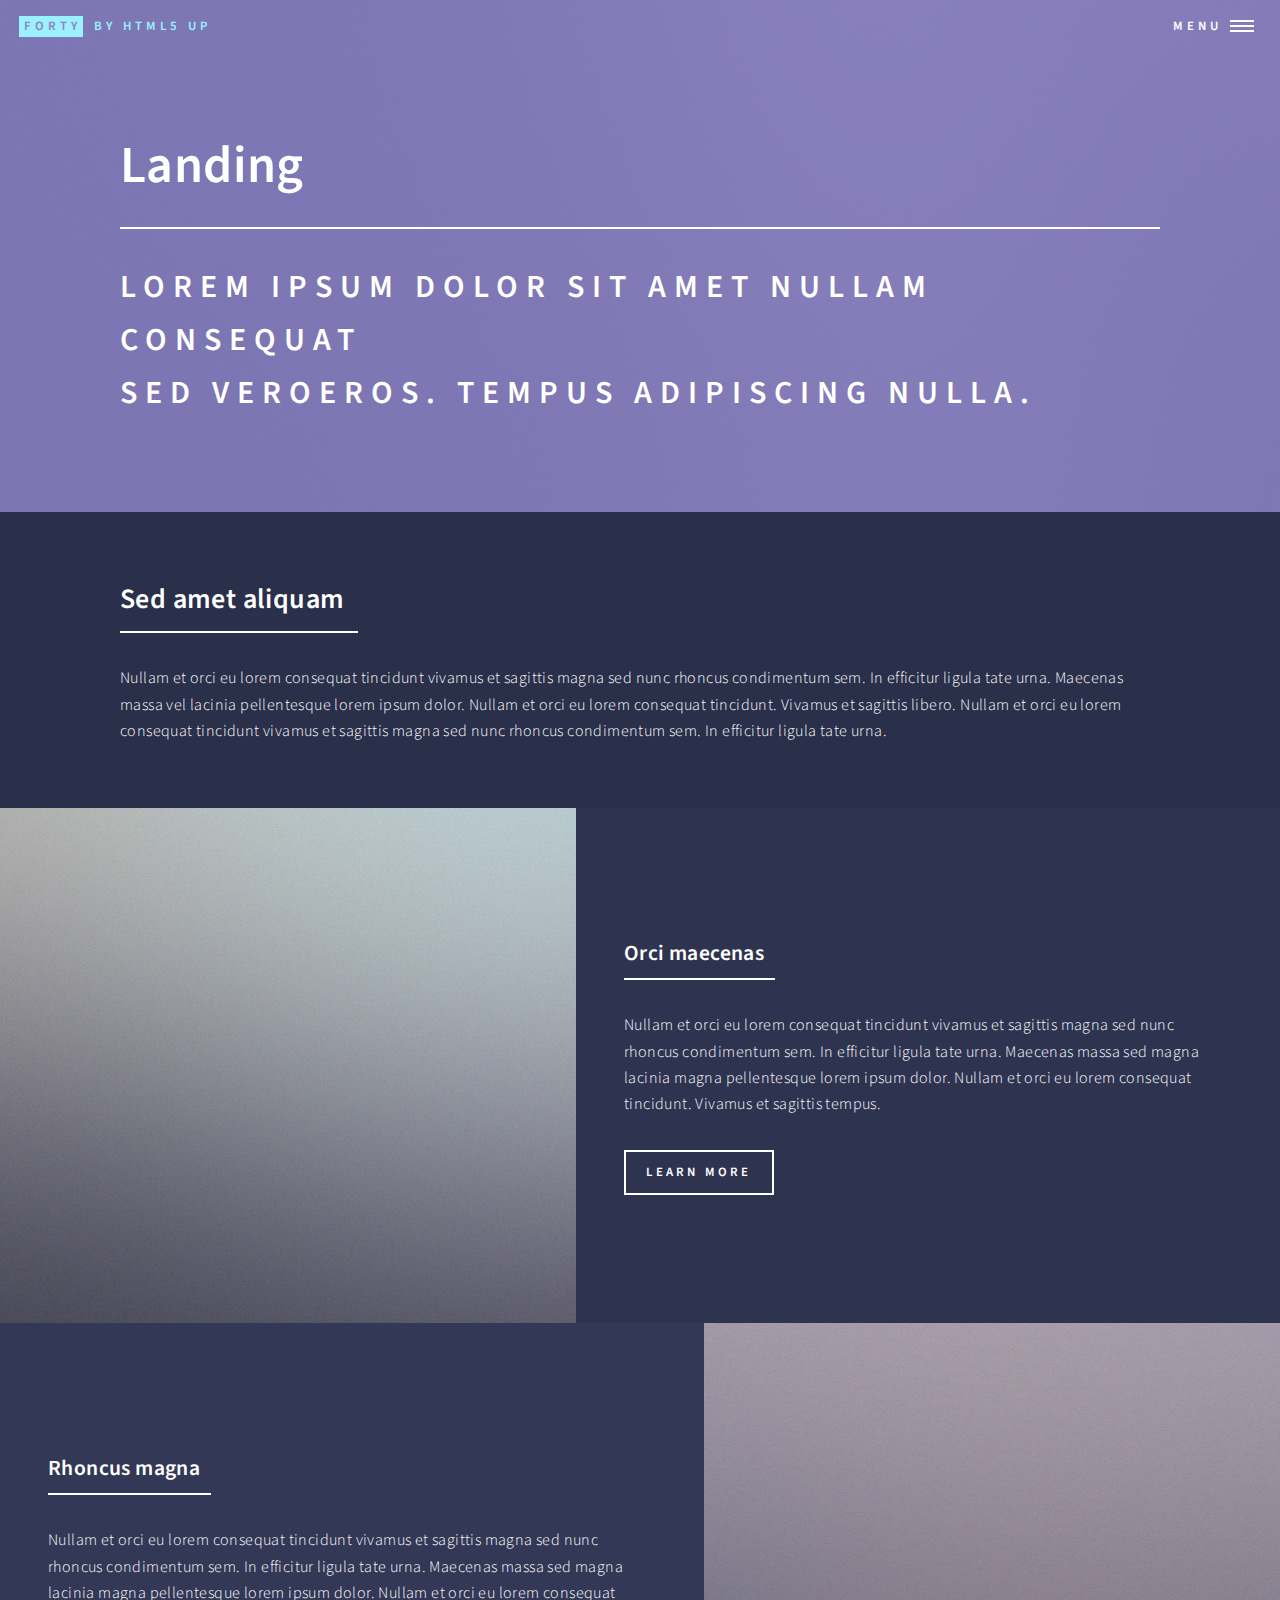
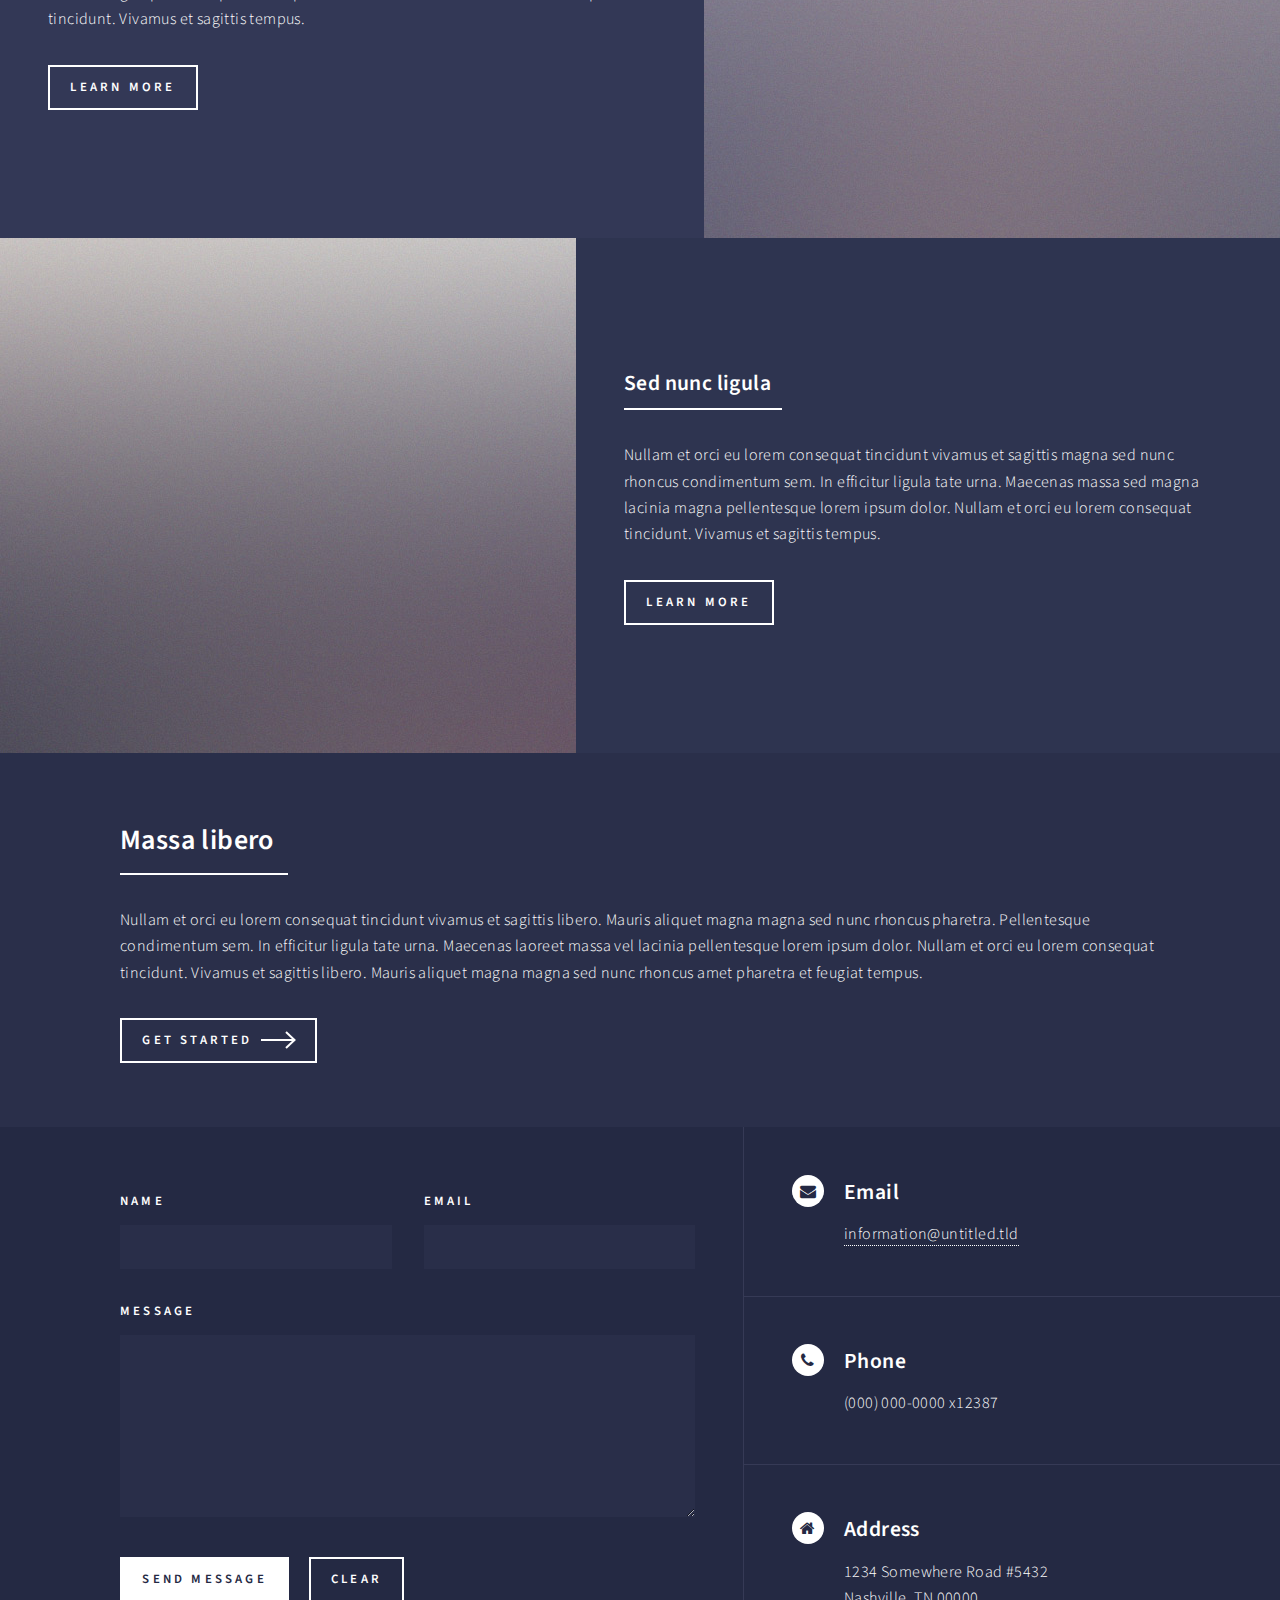
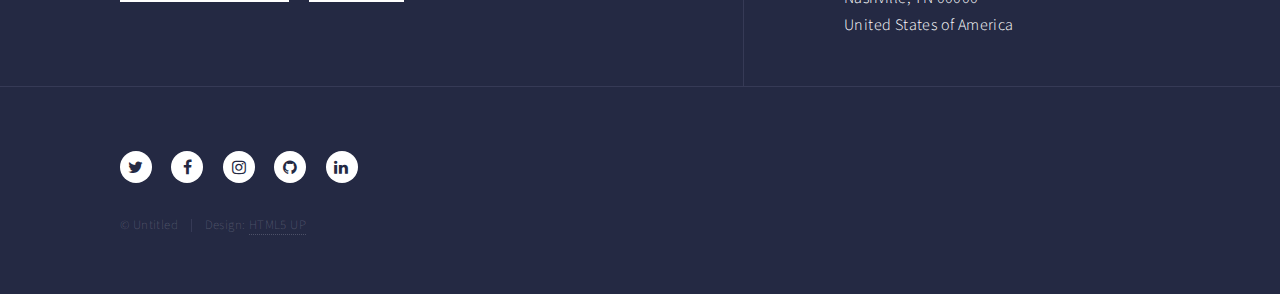
<file: landing.html>
<!DOCTYPE HTML>
<!--
	Forty by HTML5 UP
	html5up.net | @ajlkn
	Free for personal and commercial use under the CCA 3.0 license (html5up.net/license)
-->
<html>
	<head>
		<title>Landing - Forty by HTML5 UP</title>
		<meta charset="utf-8" />
		<meta name="viewport" content="width=device-width, initial-scale=1, user-scalable=no" />
		<!--[if lte IE 8]><script src="assets/js/ie/html5shiv.js"></script><![endif]-->
		<link rel="stylesheet" href="assets/css/main.css" />
		<!--[if lte IE 9]><link rel="stylesheet" href="assets/css/ie9.css" /><![endif]-->
		<!--[if lte IE 8]><link rel="stylesheet" href="assets/css/ie8.css" /><![endif]-->
	</head>
	<body>

		<!-- Wrapper -->
			<div id="wrapper">

				<!-- Header -->
				<!-- Note: The "styleN" class below should match that of the banner element. -->
					<header id="header" class="alt style2">
						<a href="index.html" class="logo"><strong>Forty</strong> <span>by HTML5 UP</span></a>
						<nav>
							<a href="#menu">Menu</a>
						</nav>
					</header>

				<!-- Menu -->
					<nav id="menu">
						<ul class="links">
							<li><a href="index.html">Home</a></li>
							<li><a href="landing.html">Landing</a></li>
							<li><a href="generic.html">Generic</a></li>
							<li><a href="elements.html">Elements</a></li>
						</ul>
						<ul class="actions vertical">
							<li><a href="#" class="button special fit">Get Started</a></li>
							<li><a href="#" class="button fit">Log In</a></li>
						</ul>
					</nav>

				<!-- Banner -->
				<!-- Note: The "styleN" class below should match that of the header element. -->
					<section id="banner" class="style2">
						<div class="inner">
							<span class="image">
								<img src="images/pic07.jpg" alt="" />
							</span>
							<header class="major">
								<h1>Landing</h1>
							</header>
							<div class="content">
								<p>Lorem ipsum dolor sit amet nullam consequat<br />
								sed veroeros. tempus adipiscing nulla.</p>
							</div>
						</div>
					</section>

				<!-- Main -->
					<div id="main">

						<!-- One -->
							<section id="one">
								<div class="inner">
									<header class="major">
										<h2>Sed amet aliquam</h2>
									</header>
									<p>Nullam et orci eu lorem consequat tincidunt vivamus et sagittis magna sed nunc rhoncus condimentum sem. In efficitur ligula tate urna. Maecenas massa vel lacinia pellentesque lorem ipsum dolor. Nullam et orci eu lorem consequat tincidunt. Vivamus et sagittis libero. Nullam et orci eu lorem consequat tincidunt vivamus et sagittis magna sed nunc rhoncus condimentum sem. In efficitur ligula tate urna.</p>
								</div>
							</section>

						<!-- Two -->
							<section id="two" class="spotlights">
								<section>
									<a href="generic.html" class="image">
										<img src="images/pic08.jpg" alt="" data-position="center center" />
									</a>
									<div class="content">
										<div class="inner">
											<header class="major">
												<h3>Orci maecenas</h3>
											</header>
											<p>Nullam et orci eu lorem consequat tincidunt vivamus et sagittis magna sed nunc rhoncus condimentum sem. In efficitur ligula tate urna. Maecenas massa sed magna lacinia magna pellentesque lorem ipsum dolor. Nullam et orci eu lorem consequat tincidunt. Vivamus et sagittis tempus.</p>
											<ul class="actions">
												<li><a href="generic.html" class="button">Learn more</a></li>
											</ul>
										</div>
									</div>
								</section>
								<section>
									<a href="generic.html" class="image">
										<img src="images/pic09.jpg" alt="" data-position="top center" />
									</a>
									<div class="content">
										<div class="inner">
											<header class="major">
												<h3>Rhoncus magna</h3>
											</header>
											<p>Nullam et orci eu lorem consequat tincidunt vivamus et sagittis magna sed nunc rhoncus condimentum sem. In efficitur ligula tate urna. Maecenas massa sed magna lacinia magna pellentesque lorem ipsum dolor. Nullam et orci eu lorem consequat tincidunt. Vivamus et sagittis tempus.</p>
											<ul class="actions">
												<li><a href="generic.html" class="button">Learn more</a></li>
											</ul>
										</div>
									</div>
								</section>
								<section>
									<a href="generic.html" class="image">
										<img src="images/pic10.jpg" alt="" data-position="25% 25%" />
									</a>
									<div class="content">
										<div class="inner">
											<header class="major">
												<h3>Sed nunc ligula</h3>
											</header>
											<p>Nullam et orci eu lorem consequat tincidunt vivamus et sagittis magna sed nunc rhoncus condimentum sem. In efficitur ligula tate urna. Maecenas massa sed magna lacinia magna pellentesque lorem ipsum dolor. Nullam et orci eu lorem consequat tincidunt. Vivamus et sagittis tempus.</p>
											<ul class="actions">
												<li><a href="generic.html" class="button">Learn more</a></li>
											</ul>
										</div>
									</div>
								</section>
							</section>

						<!-- Three -->
							<section id="three">
								<div class="inner">
									<header class="major">
										<h2>Massa libero</h2>
									</header>
									<p>Nullam et orci eu lorem consequat tincidunt vivamus et sagittis libero. Mauris aliquet magna magna sed nunc rhoncus pharetra. Pellentesque condimentum sem. In efficitur ligula tate urna. Maecenas laoreet massa vel lacinia pellentesque lorem ipsum dolor. Nullam et orci eu lorem consequat tincidunt. Vivamus et sagittis libero. Mauris aliquet magna magna sed nunc rhoncus amet pharetra et feugiat tempus.</p>
									<ul class="actions">
										<li><a href="generic.html" class="button next">Get Started</a></li>
									</ul>
								</div>
							</section>

					</div>

				<!-- Contact -->
					<section id="contact">
						<div class="inner">
							<section>
								<form method="post" action="#">
									<div class="field half first">
										<label for="name">Name</label>
										<input type="text" name="name" id="name" />
									</div>
									<div class="field half">
										<label for="email">Email</label>
										<input type="text" name="email" id="email" />
									</div>
									<div class="field">
										<label for="message">Message</label>
										<textarea name="message" id="message" rows="6"></textarea>
									</div>
									<ul class="actions">
										<li><input type="submit" value="Send Message" class="special" /></li>
										<li><input type="reset" value="Clear" /></li>
									</ul>
								</form>
							</section>
							<section class="split">
								<section>
									<div class="contact-method">
										<span class="icon alt fa-envelope"></span>
										<h3>Email</h3>
										<a href="#">information@untitled.tld</a>
									</div>
								</section>
								<section>
									<div class="contact-method">
										<span class="icon alt fa-phone"></span>
										<h3>Phone</h3>
										<span>(000) 000-0000 x12387</span>
									</div>
								</section>
								<section>
									<div class="contact-method">
										<span class="icon alt fa-home"></span>
										<h3>Address</h3>
										<span>1234 Somewhere Road #5432<br />
										Nashville, TN 00000<br />
										United States of America</span>
									</div>
								</section>
							</section>
						</div>
					</section>

				<!-- Footer -->
					<footer id="footer">
						<div class="inner">
							<ul class="icons">
								<li><a href="#" class="icon alt fa-twitter"><span class="label">Twitter</span></a></li>
								<li><a href="#" class="icon alt fa-facebook"><span class="label">Facebook</span></a></li>
								<li><a href="#" class="icon alt fa-instagram"><span class="label">Instagram</span></a></li>
								<li><a href="#" class="icon alt fa-github"><span class="label">GitHub</span></a></li>
								<li><a href="#" class="icon alt fa-linkedin"><span class="label">LinkedIn</span></a></li>
							</ul>
							<ul class="copyright">
								<li>&copy; Untitled</li><li>Design: <a href="https://html5up.net">HTML5 UP</a></li>
							</ul>
						</div>
					</footer>

			</div>

		<!-- Scripts -->
			<script src="assets/js/jquery.min.js"></script>
			<script src="assets/js/jquery.scrolly.min.js"></script>
			<script src="assets/js/jquery.scrollex.min.js"></script>
			<script src="assets/js/skel.min.js"></script>
			<script src="assets/js/util.js"></script>
			<!--[if lte IE 8]><script src="assets/js/ie/respond.min.js"></script><![endif]-->
			<script src="assets/js/main.js"></script>

	</body>
</html>
</file>
<file: level2/css/style.css>
@import 'https://fonts.googleapis.com/css?family=Open+Sans';

#nextLevel {
border: 12px groove gold; 
  width : 400px;
  height: 100px;
   box-shadow: 2px 2px 10px black;
  background: linear-gradient(#808080, #696969); 
}
#canvas{
    background: linear-gradient(#008a9f, #B6D8C0); 
    border: 12px groove gold;
  width: 1000px;
  height: 400px;
  text-align: center;
  margin: 0 auto;
  box-shadow: 2px 2px 10px black;
  display: block;
 
}

body {
 text-align: center;
 text-align: center;
 background-image: url('http://i.imgur.com/wkjbzYZ.png');
  width:
 background-size: cover;
 background-repeat: no-repeat;
 font-family: uni sans;
 margin: 0 auto;
 display: block;
  
  
}

div {
  align: center;
  
} 

.title {
  color: white;
  text-shadow: 2px 2px 10px black;
  font-family: Open Sans;
  display: block;
  margin: 0 auto;
  font-size: 50px;
  
}

h3 {
  color: white;
  text-shadow: 2px 2px 10px black;
  font-family: Open Sans;
  display: block;
  margin: 0 auto;
  
  
  
  
}

h5 {
  
  color: white;
  text-shadow: 2px 2px 10px black;
  display: block;
  margin: 0 auto;
  font-family: Open Sans;
}

#victoryPopup {
  position: relative;
  top: 200px;
  backgound-color: red;
  opacity: 0;
}
</file>
<file: level3/css/style.css>
@import url(http://fonts.googleapis.com/css?family=Pacifico);

body{
 text-align: center;
 text-align: center;
 background-image: url('http://i.imgur.com/wkjbzYZ.png');
 background-size: cover;
 background-repeat: no-repeat;
 font-family: uni sans;
 margin: 0 auto;
 display: block;
}

h1{
  color: #BF4D28;
  font-size: 3em;
  line-height:1em;
  margin-bottom: 15px;
  font-family: sans-serif;
  text-shadow: 1px 1px 0 rgba(0,0,0,0.4);
  @media{
    
  }
}

p{
  line-height: 1em;
}

div{
  color: #BF4D28;
  font-family: sans-serif;
  line-height:10px;
  margin:2%;
  align: center;
}

#canvas{
  margin-left:2%;
  background: linear-gradient(#008a9F,#B6D8C0);
  border: 12px groove gold;
}
</file>
<file: playgame/css/style.css>
@import 'https://fonts.googleapis.com/css?family=Lalezar';

body {
  text-align: center;
 font-family: Lalezar;
  background-image: url('https://scontent-hkg3-1.xx.fbcdn.net/t31.0-8/14570512_578117519056705_309916592442379449_o.jpg');
  background-size: cover;
  background-repeat: no-repeat
    
}

h1 {
  font-size: 100px;
  color: #4d94ff;
  font-family: 'Lalezar', cursive;
}

#made {
  font-size: 50px;
  color: #fff;
  margin-top: -80px;
}

h2 {
  margin-top: 3em;
  border: 10px solid white;
  background: #66ccff;
  margin-left: 24em;
  margin-right: 24em;
}
</file>
<file: test/css/style.css>
button{
  background: #004080;
  font-family: comic sans ms;
  font-size: 100px;
  border: 50px groove #3399ff;
}
  body {
    text-align: center;
    background-image: url("http://www.spyderonlines.com/images/wallpapers/cool-backgrounds-hd/cool-backgrounds-hd-9.jpg");
    background-size: cover;
  }
</file>
<file: assets/css/ie9.css>
/*
	Forty by HTML5 UP
	html5up.net | @ajlkn
	Free for personal and commercial use under the CCA 3.0 license (html5up.net/license)
*/

/* Spotlights */

	.spotlights > section:after {
		content: '';
		display: block;
		clear: both;
	}

	.spotlights > section > .image {
		float: left;
	}

	.spotlights > section > .content {
		float: left;
	}

/* Tiles */

	.tiles:after {
		content: '';
		display: block;
		clear: both;
	}

	.tiles article {
		padding: 8em 4em 6em 4em ;
		float: left;
		height: auto;
		max-height: none;
		min-height: 0;
	}

/* Header */

	#header .logo {
		position: absolute;
		top: 0;
		left: 0;
	}

	#header nav {
		position: absolute;
		top: 0;
		right: 0;
	}

/* Banner */

	#banner {
		padding: 7em 0 4em 0 ;
		background-attachment: scroll;
		height: auto;
		max-height: none;
		min-height: 0;
	}

		#banner > .inner .content {
			display: block;
		}

			#banner > .inner .content > * {
				margin-left: 0;
				margin: 0 0 2em 0;
			}

		#banner.major {
			height: auto;
			max-height: none;
			min-height: 0;
		}

/* Contact */

	#contact:after {
		content: '';
		display: block;
		clear: both;
	}

	#contact > .inner > * {
		float: left;
	}

/* Menu */

	#menu .inner {
		margin: 0 auto;
	}
</file>
<file: assets/css/ie8.css>
/*
	Forty by HTML5 UP
	html5up.net | @ajlkn
	Free for personal and commercial use under the CCA 3.0 license (html5up.net/license)
*/

/* Button */

	.button {
		border: solid 2px !important;
	}

		.button.next {
			padding-right: 1.75em;
		}

			.button.next:before, .button.next:after {
				display: none;
			}

/* Tiles */

	.tiles article {
		width: 50%;
		-ms-behavior: url("assets/js/ie/backgroundsize.min.htc");
		background-size: cover;
	}

/* Banner */

	#banner {
		-ms-behavior: url("assets/js/ie/backgroundsize.min.htc");
	}

		#banner:after {
			display: none;
		}

/* Menu */

	#menu {
		background: #242943;
	}
</file>
<file: assets/css/main.css>
@import url(font-awesome.min.css);
@import url("https://fonts.googleapis.com/css?family=Source+Sans+Pro:300,300italic,600,600italic");

/*
	Forty by HTML5 UP
	html5up.net | @ajlkn
	Free for personal and commercial use under the CCA 3.0 license (html5up.net/license)
*/

/* Reset */

	html, body, div, span, applet, object, iframe, h1, h2, h3, h4, h5, h6, p, blockquote, pre, a, abbr, acronym, address, big, cite, code, del, dfn, em, img, ins, kbd, q, s, samp, small, strike, strong, sub, sup, tt, var, b, u, i, center, dl, dt, dd, ol, ul, li, fieldset, form, label, legend, table, caption, tbody, tfoot, thead, tr, th, td, article, aside, canvas, details, embed, figure, figcaption, footer, header, hgroup, menu, nav, output, ruby, section, summary, time, mark, audio, video {
		margin: 0;
		padding: 0;
		border: 0;
		font-size: 100%;
		font: inherit;
		vertical-align: baseline;
	}

	article, aside, details, figcaption, figure, footer, header, hgroup, menu, nav, section {
		display: block;
	}

	body {
		line-height: 1;
	}

	ol, ul {
		list-style: none;
	}

	blockquote, q {
		quotes: none;
	}

	blockquote:before, blockquote:after, q:before, q:after {
		content: '';
		content: none;
	}

	table {
		border-collapse: collapse;
		border-spacing: 0;
	}

	body {
		-webkit-text-size-adjust: none;
	}

/* Box Model */

	*, *:before, *:after {
		-moz-box-sizing: border-box;
		-webkit-box-sizing: border-box;
		box-sizing: border-box;
	}

/* Grid */

	.row {
		border-bottom: solid 1px transparent;
		-moz-box-sizing: border-box;
		-webkit-box-sizing: border-box;
		box-sizing: border-box;
	}

	.row > * {
		float: left;
		-moz-box-sizing: border-box;
		-webkit-box-sizing: border-box;
		box-sizing: border-box;
	}

	.row:after, .row:before {
		content: '';
		display: block;
		clear: both;
		height: 0;
	}

	.row.uniform > * > :first-child {
		margin-top: 0;
	}

	.row.uniform > * > :last-child {
		margin-bottom: 0;
	}

	.row.\30 \25 > * {
		padding: 0 0 0 0em;
	}

	.row.\30 \25 {
		margin: 0 0 -1px 0em;
	}

	.row.uniform.\30 \25 > * {
		padding: 0em 0 0 0em;
	}

	.row.uniform.\30 \25 {
		margin: 0em 0 -1px 0em;
	}

	.row > * {
		padding: 0 0 0 2em;
	}

	.row {
		margin: 0 0 -1px -2em;
	}

	.row.uniform > * {
		padding: 2em 0 0 2em;
	}

	.row.uniform {
		margin: -2em 0 -1px -2em;
	}

	.row.\32 00\25 > * {
		padding: 0 0 0 4em;
	}

	.row.\32 00\25 {
		margin: 0 0 -1px -4em;
	}

	.row.uniform.\32 00\25 > * {
		padding: 4em 0 0 4em;
	}

	.row.uniform.\32 00\25 {
		margin: -4em 0 -1px -4em;
	}

	.row.\31 50\25 > * {
		padding: 0 0 0 3em;
	}

	.row.\31 50\25 {
		margin: 0 0 -1px -3em;
	}

	.row.uniform.\31 50\25 > * {
		padding: 3em 0 0 3em;
	}

	.row.uniform.\31 50\25 {
		margin: -3em 0 -1px -3em;
	}

	.row.\35 0\25 > * {
		padding: 0 0 0 1em;
	}

	.row.\35 0\25 {
		margin: 0 0 -1px -1em;
	}

	.row.uniform.\35 0\25 > * {
		padding: 1em 0 0 1em;
	}

	.row.uniform.\35 0\25 {
		margin: -1em 0 -1px -1em;
	}

	.row.\32 5\25 > * {
		padding: 0 0 0 0.5em;
	}

	.row.\32 5\25 {
		margin: 0 0 -1px -0.5em;
	}

	.row.uniform.\32 5\25 > * {
		padding: 0.5em 0 0 0.5em;
	}

	.row.uniform.\32 5\25 {
		margin: -0.5em 0 -1px -0.5em;
	}

	.\31 2u, .\31 2u\24 {
		width: 100%;
		clear: none;
		margin-left: 0;
	}

	.\31 1u, .\31 1u\24 {
		width: 91.6666666667%;
		clear: none;
		margin-left: 0;
	}

	.\31 0u, .\31 0u\24 {
		width: 83.3333333333%;
		clear: none;
		margin-left: 0;
	}

	.\39 u, .\39 u\24 {
		width: 75%;
		clear: none;
		margin-left: 0;
	}

	.\38 u, .\38 u\24 {
		width: 66.6666666667%;
		clear: none;
		margin-left: 0;
	}

	.\37 u, .\37 u\24 {
		width: 58.3333333333%;
		clear: none;
		margin-left: 0;
	}

	.\36 u, .\36 u\24 {
		width: 50%;
		clear: none;
		margin-left: 0;
	}

	.\35 u, .\35 u\24 {
		width: 41.6666666667%;
		clear: none;
		margin-left: 0;
	}

	.\34 u, .\34 u\24 {
		width: 33.3333333333%;
		clear: none;
		margin-left: 0;
	}

	.\33 u, .\33 u\24 {
		width: 25%;
		clear: none;
		margin-left: 0;
	}

	.\32 u, .\32 u\24 {
		width: 16.6666666667%;
		clear: none;
		margin-left: 0;
	}

	.\31 u, .\31 u\24 {
		width: 8.3333333333%;
		clear: none;
		margin-left: 0;
	}

	.\31 2u\24 + *,
	.\31 1u\24 + *,
	.\31 0u\24 + *,
	.\39 u\24 + *,
	.\38 u\24 + *,
	.\37 u\24 + *,
	.\36 u\24 + *,
	.\35 u\24 + *,
	.\34 u\24 + *,
	.\33 u\24 + *,
	.\32 u\24 + *,
	.\31 u\24 + * {
		clear: left;
	}

	.\-11u {
		margin-left: 91.66667%;
	}

	.\-10u {
		margin-left: 83.33333%;
	}

	.\-9u {
		margin-left: 75%;
	}

	.\-8u {
		margin-left: 66.66667%;
	}

	.\-7u {
		margin-left: 58.33333%;
	}

	.\-6u {
		margin-left: 50%;
	}

	.\-5u {
		margin-left: 41.66667%;
	}

	.\-4u {
		margin-left: 33.33333%;
	}

	.\-3u {
		margin-left: 25%;
	}

	.\-2u {
		margin-left: 16.66667%;
	}

	.\-1u {
		margin-left: 8.33333%;
	}

	@media screen and (max-width: 1680px) {

		.row > * {
			padding: 0 0 0 2em;
		}

		.row {
			margin: 0 0 -1px -2em;
		}

		.row.uniform > * {
			padding: 2em 0 0 2em;
		}

		.row.uniform {
			margin: -2em 0 -1px -2em;
		}

		.row.\32 00\25 > * {
			padding: 0 0 0 4em;
		}

		.row.\32 00\25 {
			margin: 0 0 -1px -4em;
		}

		.row.uniform.\32 00\25 > * {
			padding: 4em 0 0 4em;
		}

		.row.uniform.\32 00\25 {
			margin: -4em 0 -1px -4em;
		}

		.row.\31 50\25 > * {
			padding: 0 0 0 3em;
		}

		.row.\31 50\25 {
			margin: 0 0 -1px -3em;
		}

		.row.uniform.\31 50\25 > * {
			padding: 3em 0 0 3em;
		}

		.row.uniform.\31 50\25 {
			margin: -3em 0 -1px -3em;
		}

		.row.\35 0\25 > * {
			padding: 0 0 0 1em;
		}

		.row.\35 0\25 {
			margin: 0 0 -1px -1em;
		}

		.row.uniform.\35 0\25 > * {
			padding: 1em 0 0 1em;
		}

		.row.uniform.\35 0\25 {
			margin: -1em 0 -1px -1em;
		}

		.row.\32 5\25 > * {
			padding: 0 0 0 0.5em;
		}

		.row.\32 5\25 {
			margin: 0 0 -1px -0.5em;
		}

		.row.uniform.\32 5\25 > * {
			padding: 0.5em 0 0 0.5em;
		}

		.row.uniform.\32 5\25 {
			margin: -0.5em 0 -1px -0.5em;
		}

		.\31 2u\28xlarge\29, .\31 2u\24\28xlarge\29 {
			width: 100%;
			clear: none;
			margin-left: 0;
		}

		.\31 1u\28xlarge\29, .\31 1u\24\28xlarge\29 {
			width: 91.6666666667%;
			clear: none;
			margin-left: 0;
		}

		.\31 0u\28xlarge\29, .\31 0u\24\28xlarge\29 {
			width: 83.3333333333%;
			clear: none;
			margin-left: 0;
		}

		.\39 u\28xlarge\29, .\39 u\24\28xlarge\29 {
			width: 75%;
			clear: none;
			margin-left: 0;
		}

		.\38 u\28xlarge\29, .\38 u\24\28xlarge\29 {
			width: 66.6666666667%;
			clear: none;
			margin-left: 0;
		}

		.\37 u\28xlarge\29, .\37 u\24\28xlarge\29 {
			width: 58.3333333333%;
			clear: none;
			margin-left: 0;
		}

		.\36 u\28xlarge\29, .\36 u\24\28xlarge\29 {
			width: 50%;
			clear: none;
			margin-left: 0;
		}

		.\35 u\28xlarge\29, .\35 u\24\28xlarge\29 {
			width: 41.6666666667%;
			clear: none;
			margin-left: 0;
		}

		.\34 u\28xlarge\29, .\34 u\24\28xlarge\29 {
			width: 33.3333333333%;
			clear: none;
			margin-left: 0;
		}

		.\33 u\28xlarge\29, .\33 u\24\28xlarge\29 {
			width: 25%;
			clear: none;
			margin-left: 0;
		}

		.\32 u\28xlarge\29, .\32 u\24\28xlarge\29 {
			width: 16.6666666667%;
			clear: none;
			margin-left: 0;
		}

		.\31 u\28xlarge\29, .\31 u\24\28xlarge\29 {
			width: 8.3333333333%;
			clear: none;
			margin-left: 0;
		}

		.\31 2u\24\28xlarge\29 + *,
		.\31 1u\24\28xlarge\29 + *,
		.\31 0u\24\28xlarge\29 + *,
		.\39 u\24\28xlarge\29 + *,
		.\38 u\24\28xlarge\29 + *,
		.\37 u\24\28xlarge\29 + *,
		.\36 u\24\28xlarge\29 + *,
		.\35 u\24\28xlarge\29 + *,
		.\34 u\24\28xlarge\29 + *,
		.\33 u\24\28xlarge\29 + *,
		.\32 u\24\28xlarge\29 + *,
		.\31 u\24\28xlarge\29 + * {
			clear: left;
		}

		.\-11u\28xlarge\29 {
			margin-left: 91.66667%;
		}

		.\-10u\28xlarge\29 {
			margin-left: 83.33333%;
		}

		.\-9u\28xlarge\29 {
			margin-left: 75%;
		}

		.\-8u\28xlarge\29 {
			margin-left: 66.66667%;
		}

		.\-7u\28xlarge\29 {
			margin-left: 58.33333%;
		}

		.\-6u\28xlarge\29 {
			margin-left: 50%;
		}

		.\-5u\28xlarge\29 {
			margin-left: 41.66667%;
		}

		.\-4u\28xlarge\29 {
			margin-left: 33.33333%;
		}

		.\-3u\28xlarge\29 {
			margin-left: 25%;
		}

		.\-2u\28xlarge\29 {
			margin-left: 16.66667%;
		}

		.\-1u\28xlarge\29 {
			margin-left: 8.33333%;
		}

	}

	@media screen and (max-width: 1280px) {

		.row > * {
			padding: 0 0 0 1.5em;
		}

		.row {
			margin: 0 0 -1px -1.5em;
		}

		.row.uniform > * {
			padding: 1.5em 0 0 1.5em;
		}

		.row.uniform {
			margin: -1.5em 0 -1px -1.5em;
		}

		.row.\32 00\25 > * {
			padding: 0 0 0 3em;
		}

		.row.\32 00\25 {
			margin: 0 0 -1px -3em;
		}

		.row.uniform.\32 00\25 > * {
			padding: 3em 0 0 3em;
		}

		.row.uniform.\32 00\25 {
			margin: -3em 0 -1px -3em;
		}

		.row.\31 50\25 > * {
			padding: 0 0 0 2.25em;
		}

		.row.\31 50\25 {
			margin: 0 0 -1px -2.25em;
		}

		.row.uniform.\31 50\25 > * {
			padding: 2.25em 0 0 2.25em;
		}

		.row.uniform.\31 50\25 {
			margin: -2.25em 0 -1px -2.25em;
		}

		.row.\35 0\25 > * {
			padding: 0 0 0 0.75em;
		}

		.row.\35 0\25 {
			margin: 0 0 -1px -0.75em;
		}

		.row.uniform.\35 0\25 > * {
			padding: 0.75em 0 0 0.75em;
		}

		.row.uniform.\35 0\25 {
			margin: -0.75em 0 -1px -0.75em;
		}

		.row.\32 5\25 > * {
			padding: 0 0 0 0.375em;
		}

		.row.\32 5\25 {
			margin: 0 0 -1px -0.375em;
		}

		.row.uniform.\32 5\25 > * {
			padding: 0.375em 0 0 0.375em;
		}

		.row.uniform.\32 5\25 {
			margin: -0.375em 0 -1px -0.375em;
		}

		.\31 2u\28large\29, .\31 2u\24\28large\29 {
			width: 100%;
			clear: none;
			margin-left: 0;
		}

		.\31 1u\28large\29, .\31 1u\24\28large\29 {
			width: 91.6666666667%;
			clear: none;
			margin-left: 0;
		}

		.\31 0u\28large\29, .\31 0u\24\28large\29 {
			width: 83.3333333333%;
			clear: none;
			margin-left: 0;
		}

		.\39 u\28large\29, .\39 u\24\28large\29 {
			width: 75%;
			clear: none;
			margin-left: 0;
		}

		.\38 u\28large\29, .\38 u\24\28large\29 {
			width: 66.6666666667%;
			clear: none;
			margin-left: 0;
		}

		.\37 u\28large\29, .\37 u\24\28large\29 {
			width: 58.3333333333%;
			clear: none;
			margin-left: 0;
		}

		.\36 u\28large\29, .\36 u\24\28large\29 {
			width: 50%;
			clear: none;
			margin-left: 0;
		}

		.\35 u\28large\29, .\35 u\24\28large\29 {
			width: 41.6666666667%;
			clear: none;
			margin-left: 0;
		}

		.\34 u\28large\29, .\34 u\24\28large\29 {
			width: 33.3333333333%;
			clear: none;
			margin-left: 0;
		}

		.\33 u\28large\29, .\33 u\24\28large\29 {
			width: 25%;
			clear: none;
			margin-left: 0;
		}

		.\32 u\28large\29, .\32 u\24\28large\29 {
			width: 16.6666666667%;
			clear: none;
			margin-left: 0;
		}

		.\31 u\28large\29, .\31 u\24\28large\29 {
			width: 8.3333333333%;
			clear: none;
			margin-left: 0;
		}

		.\31 2u\24\28large\29 + *,
		.\31 1u\24\28large\29 + *,
		.\31 0u\24\28large\29 + *,
		.\39 u\24\28large\29 + *,
		.\38 u\24\28large\29 + *,
		.\37 u\24\28large\29 + *,
		.\36 u\24\28large\29 + *,
		.\35 u\24\28large\29 + *,
		.\34 u\24\28large\29 + *,
		.\33 u\24\28large\29 + *,
		.\32 u\24\28large\29 + *,
		.\31 u\24\28large\29 + * {
			clear: left;
		}

		.\-11u\28large\29 {
			margin-left: 91.66667%;
		}

		.\-10u\28large\29 {
			margin-left: 83.33333%;
		}

		.\-9u\28large\29 {
			margin-left: 75%;
		}

		.\-8u\28large\29 {
			margin-left: 66.66667%;
		}

		.\-7u\28large\29 {
			margin-left: 58.33333%;
		}

		.\-6u\28large\29 {
			margin-left: 50%;
		}

		.\-5u\28large\29 {
			margin-left: 41.66667%;
		}

		.\-4u\28large\29 {
			margin-left: 33.33333%;
		}

		.\-3u\28large\29 {
			margin-left: 25%;
		}

		.\-2u\28large\29 {
			margin-left: 16.66667%;
		}

		.\-1u\28large\29 {
			margin-left: 8.33333%;
		}

	}

	@media screen and (max-width: 980px) {

		.row > * {
			padding: 0 0 0 1.5em;
		}

		.row {
			margin: 0 0 -1px -1.5em;
		}

		.row.uniform > * {
			padding: 1.5em 0 0 1.5em;
		}

		.row.uniform {
			margin: -1.5em 0 -1px -1.5em;
		}

		.row.\32 00\25 > * {
			padding: 0 0 0 3em;
		}

		.row.\32 00\25 {
			margin: 0 0 -1px -3em;
		}

		.row.uniform.\32 00\25 > * {
			padding: 3em 0 0 3em;
		}

		.row.uniform.\32 00\25 {
			margin: -3em 0 -1px -3em;
		}

		.row.\31 50\25 > * {
			padding: 0 0 0 2.25em;
		}

		.row.\31 50\25 {
			margin: 0 0 -1px -2.25em;
		}

		.row.uniform.\31 50\25 > * {
			padding: 2.25em 0 0 2.25em;
		}

		.row.uniform.\31 50\25 {
			margin: -2.25em 0 -1px -2.25em;
		}

		.row.\35 0\25 > * {
			padding: 0 0 0 0.75em;
		}

		.row.\35 0\25 {
			margin: 0 0 -1px -0.75em;
		}

		.row.uniform.\35 0\25 > * {
			padding: 0.75em 0 0 0.75em;
		}

		.row.uniform.\35 0\25 {
			margin: -0.75em 0 -1px -0.75em;
		}

		.row.\32 5\25 > * {
			padding: 0 0 0 0.375em;
		}

		.row.\32 5\25 {
			margin: 0 0 -1px -0.375em;
		}

		.row.uniform.\32 5\25 > * {
			padding: 0.375em 0 0 0.375em;
		}

		.row.uniform.\32 5\25 {
			margin: -0.375em 0 -1px -0.375em;
		}

		.\31 2u\28medium\29, .\31 2u\24\28medium\29 {
			width: 100%;
			clear: none;
			margin-left: 0;
		}

		.\31 1u\28medium\29, .\31 1u\24\28medium\29 {
			width: 91.6666666667%;
			clear: none;
			margin-left: 0;
		}

		.\31 0u\28medium\29, .\31 0u\24\28medium\29 {
			width: 83.3333333333%;
			clear: none;
			margin-left: 0;
		}

		.\39 u\28medium\29, .\39 u\24\28medium\29 {
			width: 75%;
			clear: none;
			margin-left: 0;
		}

		.\38 u\28medium\29, .\38 u\24\28medium\29 {
			width: 66.6666666667%;
			clear: none;
			margin-left: 0;
		}

		.\37 u\28medium\29, .\37 u\24\28medium\29 {
			width: 58.3333333333%;
			clear: none;
			margin-left: 0;
		}

		.\36 u\28medium\29, .\36 u\24\28medium\29 {
			width: 50%;
			clear: none;
			margin-left: 0;
		}

		.\35 u\28medium\29, .\35 u\24\28medium\29 {
			width: 41.6666666667%;
			clear: none;
			margin-left: 0;
		}

		.\34 u\28medium\29, .\34 u\24\28medium\29 {
			width: 33.3333333333%;
			clear: none;
			margin-left: 0;
		}

		.\33 u\28medium\29, .\33 u\24\28medium\29 {
			width: 25%;
			clear: none;
			margin-left: 0;
		}

		.\32 u\28medium\29, .\32 u\24\28medium\29 {
			width: 16.6666666667%;
			clear: none;
			margin-left: 0;
		}

		.\31 u\28medium\29, .\31 u\24\28medium\29 {
			width: 8.3333333333%;
			clear: none;
			margin-left: 0;
		}

		.\31 2u\24\28medium\29 + *,
		.\31 1u\24\28medium\29 + *,
		.\31 0u\24\28medium\29 + *,
		.\39 u\24\28medium\29 + *,
		.\38 u\24\28medium\29 + *,
		.\37 u\24\28medium\29 + *,
		.\36 u\24\28medium\29 + *,
		.\35 u\24\28medium\29 + *,
		.\34 u\24\28medium\29 + *,
		.\33 u\24\28medium\29 + *,
		.\32 u\24\28medium\29 + *,
		.\31 u\24\28medium\29 + * {
			clear: left;
		}

		.\-11u\28medium\29 {
			margin-left: 91.66667%;
		}

		.\-10u\28medium\29 {
			margin-left: 83.33333%;
		}

		.\-9u\28medium\29 {
			margin-left: 75%;
		}

		.\-8u\28medium\29 {
			margin-left: 66.66667%;
		}

		.\-7u\28medium\29 {
			margin-left: 58.33333%;
		}

		.\-6u\28medium\29 {
			margin-left: 50%;
		}

		.\-5u\28medium\29 {
			margin-left: 41.66667%;
		}

		.\-4u\28medium\29 {
			margin-left: 33.33333%;
		}

		.\-3u\28medium\29 {
			margin-left: 25%;
		}

		.\-2u\28medium\29 {
			margin-left: 16.66667%;
		}

		.\-1u\28medium\29 {
			margin-left: 8.33333%;
		}

	}

	@media screen and (max-width: 736px) {

		.row > * {
			padding: 0 0 0 1.25em;
		}

		.row {
			margin: 0 0 -1px -1.25em;
		}

		.row.uniform > * {
			padding: 1.25em 0 0 1.25em;
		}

		.row.uniform {
			margin: -1.25em 0 -1px -1.25em;
		}

		.row.\32 00\25 > * {
			padding: 0 0 0 2.5em;
		}

		.row.\32 00\25 {
			margin: 0 0 -1px -2.5em;
		}

		.row.uniform.\32 00\25 > * {
			padding: 2.5em 0 0 2.5em;
		}

		.row.uniform.\32 00\25 {
			margin: -2.5em 0 -1px -2.5em;
		}

		.row.\31 50\25 > * {
			padding: 0 0 0 1.875em;
		}

		.row.\31 50\25 {
			margin: 0 0 -1px -1.875em;
		}

		.row.uniform.\31 50\25 > * {
			padding: 1.875em 0 0 1.875em;
		}

		.row.uniform.\31 50\25 {
			margin: -1.875em 0 -1px -1.875em;
		}

		.row.\35 0\25 > * {
			padding: 0 0 0 0.625em;
		}

		.row.\35 0\25 {
			margin: 0 0 -1px -0.625em;
		}

		.row.uniform.\35 0\25 > * {
			padding: 0.625em 0 0 0.625em;
		}

		.row.uniform.\35 0\25 {
			margin: -0.625em 0 -1px -0.625em;
		}

		.row.\32 5\25 > * {
			padding: 0 0 0 0.3125em;
		}

		.row.\32 5\25 {
			margin: 0 0 -1px -0.3125em;
		}

		.row.uniform.\32 5\25 > * {
			padding: 0.3125em 0 0 0.3125em;
		}

		.row.uniform.\32 5\25 {
			margin: -0.3125em 0 -1px -0.3125em;
		}

		.\31 2u\28small\29, .\31 2u\24\28small\29 {
			width: 100%;
			clear: none;
			margin-left: 0;
		}

		.\31 1u\28small\29, .\31 1u\24\28small\29 {
			width: 91.6666666667%;
			clear: none;
			margin-left: 0;
		}

		.\31 0u\28small\29, .\31 0u\24\28small\29 {
			width: 83.3333333333%;
			clear: none;
			margin-left: 0;
		}

		.\39 u\28small\29, .\39 u\24\28small\29 {
			width: 75%;
			clear: none;
			margin-left: 0;
		}

		.\38 u\28small\29, .\38 u\24\28small\29 {
			width: 66.6666666667%;
			clear: none;
			margin-left: 0;
		}

		.\37 u\28small\29, .\37 u\24\28small\29 {
			width: 58.3333333333%;
			clear: none;
			margin-left: 0;
		}

		.\36 u\28small\29, .\36 u\24\28small\29 {
			width: 50%;
			clear: none;
			margin-left: 0;
		}

		.\35 u\28small\29, .\35 u\24\28small\29 {
			width: 41.6666666667%;
			clear: none;
			margin-left: 0;
		}

		.\34 u\28small\29, .\34 u\24\28small\29 {
			width: 33.3333333333%;
			clear: none;
			margin-left: 0;
		}

		.\33 u\28small\29, .\33 u\24\28small\29 {
			width: 25%;
			clear: none;
			margin-left: 0;
		}

		.\32 u\28small\29, .\32 u\24\28small\29 {
			width: 16.6666666667%;
			clear: none;
			margin-left: 0;
		}

		.\31 u\28small\29, .\31 u\24\28small\29 {
			width: 8.3333333333%;
			clear: none;
			margin-left: 0;
		}

		.\31 2u\24\28small\29 + *,
		.\31 1u\24\28small\29 + *,
		.\31 0u\24\28small\29 + *,
		.\39 u\24\28small\29 + *,
		.\38 u\24\28small\29 + *,
		.\37 u\24\28small\29 + *,
		.\36 u\24\28small\29 + *,
		.\35 u\24\28small\29 + *,
		.\34 u\24\28small\29 + *,
		.\33 u\24\28small\29 + *,
		.\32 u\24\28small\29 + *,
		.\31 u\24\28small\29 + * {
			clear: left;
		}

		.\-11u\28small\29 {
			margin-left: 91.66667%;
		}

		.\-10u\28small\29 {
			margin-left: 83.33333%;
		}

		.\-9u\28small\29 {
			margin-left: 75%;
		}

		.\-8u\28small\29 {
			margin-left: 66.66667%;
		}

		.\-7u\28small\29 {
			margin-left: 58.33333%;
		}

		.\-6u\28small\29 {
			margin-left: 50%;
		}

		.\-5u\28small\29 {
			margin-left: 41.66667%;
		}

		.\-4u\28small\29 {
			margin-left: 33.33333%;
		}

		.\-3u\28small\29 {
			margin-left: 25%;
		}

		.\-2u\28small\29 {
			margin-left: 16.66667%;
		}

		.\-1u\28small\29 {
			margin-left: 8.33333%;
		}

	}

	@media screen and (max-width: 480px) {

		.row > * {
			padding: 0 0 0 1.25em;
		}

		.row {
			margin: 0 0 -1px -1.25em;
		}

		.row.uniform > * {
			padding: 1.25em 0 0 1.25em;
		}

		.row.uniform {
			margin: -1.25em 0 -1px -1.25em;
		}

		.row.\32 00\25 > * {
			padding: 0 0 0 2.5em;
		}

		.row.\32 00\25 {
			margin: 0 0 -1px -2.5em;
		}

		.row.uniform.\32 00\25 > * {
			padding: 2.5em 0 0 2.5em;
		}

		.row.uniform.\32 00\25 {
			margin: -2.5em 0 -1px -2.5em;
		}

		.row.\31 50\25 > * {
			padding: 0 0 0 1.875em;
		}

		.row.\31 50\25 {
			margin: 0 0 -1px -1.875em;
		}

		.row.uniform.\31 50\25 > * {
			padding: 1.875em 0 0 1.875em;
		}

		.row.uniform.\31 50\25 {
			margin: -1.875em 0 -1px -1.875em;
		}

		.row.\35 0\25 > * {
			padding: 0 0 0 0.625em;
		}

		.row.\35 0\25 {
			margin: 0 0 -1px -0.625em;
		}

		.row.uniform.\35 0\25 > * {
			padding: 0.625em 0 0 0.625em;
		}

		.row.uniform.\35 0\25 {
			margin: -0.625em 0 -1px -0.625em;
		}

		.row.\32 5\25 > * {
			padding: 0 0 0 0.3125em;
		}

		.row.\32 5\25 {
			margin: 0 0 -1px -0.3125em;
		}

		.row.uniform.\32 5\25 > * {
			padding: 0.3125em 0 0 0.3125em;
		}

		.row.uniform.\32 5\25 {
			margin: -0.3125em 0 -1px -0.3125em;
		}

		.\31 2u\28xsmall\29, .\31 2u\24\28xsmall\29 {
			width: 100%;
			clear: none;
			margin-left: 0;
		}

		.\31 1u\28xsmall\29, .\31 1u\24\28xsmall\29 {
			width: 91.6666666667%;
			clear: none;
			margin-left: 0;
		}

		.\31 0u\28xsmall\29, .\31 0u\24\28xsmall\29 {
			width: 83.3333333333%;
			clear: none;
			margin-left: 0;
		}

		.\39 u\28xsmall\29, .\39 u\24\28xsmall\29 {
			width: 75%;
			clear: none;
			margin-left: 0;
		}

		.\38 u\28xsmall\29, .\38 u\24\28xsmall\29 {
			width: 66.6666666667%;
			clear: none;
			margin-left: 0;
		}

		.\37 u\28xsmall\29, .\37 u\24\28xsmall\29 {
			width: 58.3333333333%;
			clear: none;
			margin-left: 0;
		}

		.\36 u\28xsmall\29, .\36 u\24\28xsmall\29 {
			width: 50%;
			clear: none;
			margin-left: 0;
		}

		.\35 u\28xsmall\29, .\35 u\24\28xsmall\29 {
			width: 41.6666666667%;
			clear: none;
			margin-left: 0;
		}

		.\34 u\28xsmall\29, .\34 u\24\28xsmall\29 {
			width: 33.3333333333%;
			clear: none;
			margin-left: 0;
		}

		.\33 u\28xsmall\29, .\33 u\24\28xsmall\29 {
			width: 25%;
			clear: none;
			margin-left: 0;
		}

		.\32 u\28xsmall\29, .\32 u\24\28xsmall\29 {
			width: 16.6666666667%;
			clear: none;
			margin-left: 0;
		}

		.\31 u\28xsmall\29, .\31 u\24\28xsmall\29 {
			width: 8.3333333333%;
			clear: none;
			margin-left: 0;
		}

		.\31 2u\24\28xsmall\29 + *,
		.\31 1u\24\28xsmall\29 + *,
		.\31 0u\24\28xsmall\29 + *,
		.\39 u\24\28xsmall\29 + *,
		.\38 u\24\28xsmall\29 + *,
		.\37 u\24\28xsmall\29 + *,
		.\36 u\24\28xsmall\29 + *,
		.\35 u\24\28xsmall\29 + *,
		.\34 u\24\28xsmall\29 + *,
		.\33 u\24\28xsmall\29 + *,
		.\32 u\24\28xsmall\29 + *,
		.\31 u\24\28xsmall\29 + * {
			clear: left;
		}

		.\-11u\28xsmall\29 {
			margin-left: 91.66667%;
		}

		.\-10u\28xsmall\29 {
			margin-left: 83.33333%;
		}

		.\-9u\28xsmall\29 {
			margin-left: 75%;
		}

		.\-8u\28xsmall\29 {
			margin-left: 66.66667%;
		}

		.\-7u\28xsmall\29 {
			margin-left: 58.33333%;
		}

		.\-6u\28xsmall\29 {
			margin-left: 50%;
		}

		.\-5u\28xsmall\29 {
			margin-left: 41.66667%;
		}

		.\-4u\28xsmall\29 {
			margin-left: 33.33333%;
		}

		.\-3u\28xsmall\29 {
			margin-left: 25%;
		}

		.\-2u\28xsmall\29 {
			margin-left: 16.66667%;
		}

		.\-1u\28xsmall\29 {
			margin-left: 8.33333%;
		}

	}

	@media screen and (max-width: 360px) {

		.row > * {
			padding: 0 0 0 1.25em;
		}

		.row {
			margin: 0 0 -1px -1.25em;
		}

		.row.uniform > * {
			padding: 1.25em 0 0 1.25em;
		}

		.row.uniform {
			margin: -1.25em 0 -1px -1.25em;
		}

		.row.\32 00\25 > * {
			padding: 0 0 0 2.5em;
		}

		.row.\32 00\25 {
			margin: 0 0 -1px -2.5em;
		}

		.row.uniform.\32 00\25 > * {
			padding: 2.5em 0 0 2.5em;
		}

		.row.uniform.\32 00\25 {
			margin: -2.5em 0 -1px -2.5em;
		}

		.row.\31 50\25 > * {
			padding: 0 0 0 1.875em;
		}

		.row.\31 50\25 {
			margin: 0 0 -1px -1.875em;
		}

		.row.uniform.\31 50\25 > * {
			padding: 1.875em 0 0 1.875em;
		}

		.row.uniform.\31 50\25 {
			margin: -1.875em 0 -1px -1.875em;
		}

		.row.\35 0\25 > * {
			padding: 0 0 0 0.625em;
		}

		.row.\35 0\25 {
			margin: 0 0 -1px -0.625em;
		}

		.row.uniform.\35 0\25 > * {
			padding: 0.625em 0 0 0.625em;
		}

		.row.uniform.\35 0\25 {
			margin: -0.625em 0 -1px -0.625em;
		}

		.row.\32 5\25 > * {
			padding: 0 0 0 0.3125em;
		}

		.row.\32 5\25 {
			margin: 0 0 -1px -0.3125em;
		}

		.row.uniform.\32 5\25 > * {
			padding: 0.3125em 0 0 0.3125em;
		}

		.row.uniform.\32 5\25 {
			margin: -0.3125em 0 -1px -0.3125em;
		}

		.\31 2u\28xxsmall\29, .\31 2u\24\28xxsmall\29 {
			width: 100%;
			clear: none;
			margin-left: 0;
		}

		.\31 1u\28xxsmall\29, .\31 1u\24\28xxsmall\29 {
			width: 91.6666666667%;
			clear: none;
			margin-left: 0;
		}

		.\31 0u\28xxsmall\29, .\31 0u\24\28xxsmall\29 {
			width: 83.3333333333%;
			clear: none;
			margin-left: 0;
		}

		.\39 u\28xxsmall\29, .\39 u\24\28xxsmall\29 {
			width: 75%;
			clear: none;
			margin-left: 0;
		}

		.\38 u\28xxsmall\29, .\38 u\24\28xxsmall\29 {
			width: 66.6666666667%;
			clear: none;
			margin-left: 0;
		}

		.\37 u\28xxsmall\29, .\37 u\24\28xxsmall\29 {
			width: 58.3333333333%;
			clear: none;
			margin-left: 0;
		}

		.\36 u\28xxsmall\29, .\36 u\24\28xxsmall\29 {
			width: 50%;
			clear: none;
			margin-left: 0;
		}

		.\35 u\28xxsmall\29, .\35 u\24\28xxsmall\29 {
			width: 41.6666666667%;
			clear: none;
			margin-left: 0;
		}

		.\34 u\28xxsmall\29, .\34 u\24\28xxsmall\29 {
			width: 33.3333333333%;
			clear: none;
			margin-left: 0;
		}

		.\33 u\28xxsmall\29, .\33 u\24\28xxsmall\29 {
			width: 25%;
			clear: none;
			margin-left: 0;
		}

		.\32 u\28xxsmall\29, .\32 u\24\28xxsmall\29 {
			width: 16.6666666667%;
			clear: none;
			margin-left: 0;
		}

		.\31 u\28xxsmall\29, .\31 u\24\28xxsmall\29 {
			width: 8.3333333333%;
			clear: none;
			margin-left: 0;
		}

		.\31 2u\24\28xxsmall\29 + *,
		.\31 1u\24\28xxsmall\29 + *,
		.\31 0u\24\28xxsmall\29 + *,
		.\39 u\24\28xxsmall\29 + *,
		.\38 u\24\28xxsmall\29 + *,
		.\37 u\24\28xxsmall\29 + *,
		.\36 u\24\28xxsmall\29 + *,
		.\35 u\24\28xxsmall\29 + *,
		.\34 u\24\28xxsmall\29 + *,
		.\33 u\24\28xxsmall\29 + *,
		.\32 u\24\28xxsmall\29 + *,
		.\31 u\24\28xxsmall\29 + * {
			clear: left;
		}

		.\-11u\28xxsmall\29 {
			margin-left: 91.66667%;
		}

		.\-10u\28xxsmall\29 {
			margin-left: 83.33333%;
		}

		.\-9u\28xxsmall\29 {
			margin-left: 75%;
		}

		.\-8u\28xxsmall\29 {
			margin-left: 66.66667%;
		}

		.\-7u\28xxsmall\29 {
			margin-left: 58.33333%;
		}

		.\-6u\28xxsmall\29 {
			margin-left: 50%;
		}

		.\-5u\28xxsmall\29 {
			margin-left: 41.66667%;
		}

		.\-4u\28xxsmall\29 {
			margin-left: 33.33333%;
		}

		.\-3u\28xxsmall\29 {
			margin-left: 25%;
		}

		.\-2u\28xxsmall\29 {
			margin-left: 16.66667%;
		}

		.\-1u\28xxsmall\29 {
			margin-left: 8.33333%;
		}

	}

/* Basic */

	@-ms-viewport {
		width: device-width;
	}

	body {
		-ms-overflow-style: scrollbar;
	}

	@media screen and (max-width: 480px) {

		html, body {
			min-width: 320px;
		}

	}

	body {
		background: #242943;
	}

		body.is-loading *, body.is-loading *:before, body.is-loading *:after {
			-moz-animation: none !important;
			-webkit-animation: none !important;
			-ms-animation: none !important;
			animation: none !important;
			-moz-transition: none !important;
			-webkit-transition: none !important;
			-ms-transition: none !important;
			transition: none !important;
		}

/* Type */

	body, input, select, textarea {
		color: #ffffff;
		font-family: "Source Sans Pro", Helvetica, sans-serif;
		font-size: 17pt;
		font-weight: 300;
		letter-spacing: 0.025em;
		line-height: 1.65;
	}

		@media screen and (max-width: 1680px) {

			body, input, select, textarea {
				font-size: 14pt;
			}

		}

		@media screen and (max-width: 1280px) {

			body, input, select, textarea {
				font-size: 12pt;
			}

		}

		@media screen and (max-width: 360px) {

			body, input, select, textarea {
				font-size: 11pt;
			}

		}

	a {
		-moz-transition: color 0.2s ease-in-out, border-bottom-color 0.2s ease-in-out;
		-webkit-transition: color 0.2s ease-in-out, border-bottom-color 0.2s ease-in-out;
		-ms-transition: color 0.2s ease-in-out, border-bottom-color 0.2s ease-in-out;
		transition: color 0.2s ease-in-out, border-bottom-color 0.2s ease-in-out;
		border-bottom: dotted 1px;
		color: inherit;
		text-decoration: none;
	}

		a:hover {
			border-bottom-color: transparent;
			color: #9bf1ff !important;
		}

		a:active {
			color: #53e3fb !important;
		}

	strong, b {
		color: #ffffff;
		font-weight: 600;
	}

	em, i {
		font-style: italic;
	}

	p {
		margin: 0 0 2em 0;
	}

	h1, h2, h3, h4, h5, h6 {
		color: #ffffff;
		font-weight: 600;
		line-height: 1.65;
		margin: 0 0 1em 0;
	}

		h1 a, h2 a, h3 a, h4 a, h5 a, h6 a {
			color: inherit;
			border-bottom: 0;
		}

	h1 {
		font-size: 2.5em;
	}

	h2 {
		font-size: 1.75em;
	}

	h3 {
		font-size: 1.35em;
	}

	h4 {
		font-size: 1.1em;
	}

	h5 {
		font-size: 0.9em;
	}

	h6 {
		font-size: 0.7em;
	}

	@media screen and (max-width: 736px) {

		h1 {
			font-size: 2em;
		}

		h2 {
			font-size: 1.5em;
		}

		h3 {
			font-size: 1.25em;
		}

	}

	sub {
		font-size: 0.8em;
		position: relative;
		top: 0.5em;
	}

	sup {
		font-size: 0.8em;
		position: relative;
		top: -0.5em;
	}

	blockquote {
		border-left: solid 4px rgba(212, 212, 255, 0.1);
		font-style: italic;
		margin: 0 0 2em 0;
		padding: 0.5em 0 0.5em 2em;
	}

	code {
		background: rgba(212, 212, 255, 0.035);
		font-family: "Courier New", monospace;
		font-size: 0.9em;
		margin: 0 0.25em;
		padding: 0.25em 0.65em;
	}

	pre {
		-webkit-overflow-scrolling: touch;
		font-family: "Courier New", monospace;
		font-size: 0.9em;
		margin: 0 0 2em 0;
	}

		pre code {
			display: block;
			line-height: 1.75;
			padding: 1em 1.5em;
			overflow-x: auto;
		}

	hr {
		border: 0;
		border-bottom: solid 1px rgba(212, 212, 255, 0.1);
		margin: 2em 0;
	}

		hr.major {
			margin: 3em 0;
		}

	.align-left {
		text-align: left;
	}

	.align-center {
		text-align: center;
	}

	.align-right {
		text-align: right;
	}

/* Section/Article */

	section.special, article.special {
		text-align: center;
	}

	header.major {
		width: -moz-max-content;
		width: -webkit-max-content;
		width: -ms-max-content;
		width: max-content;
		margin-bottom: 2em;
	}

		header.major > :first-child {
			margin-bottom: 0;
			width: calc(100% + 0.5em);
		}

			header.major > :first-child:after {
				content: '';
				background-color: #ffffff;
				display: block;
				height: 2px;
				margin: 0.325em 0 0.5em 0;
				width: 100%;
			}

		header.major > p {
			font-size: 1em;
			font-weight: 600;
			letter-spacing: 0.25em;
			margin-bottom: 0;
			text-transform: uppercase;
		}

		body.is-ie header.major > :first-child:after {
			max-width: 9em;
		}

		body.is-ie header.major > h1:after {
			max-width: 100% !important;
		}

	@media screen and (max-width: 736px) {

		header.major > p br {
			display: none;
		}

	}

/* Form */

	form {
		margin: 0 0 2em 0;
	}

		form .field {
			margin: 0 0 2em 0;
		}

			form .field.half {
				width: 50%;
				float: left;
				padding: 0 0 0 1em;
			}

				form .field.half.first {
					padding: 0 1em 0 0;
				}

		form > .actions {
			margin: 2.5em 0 0 0 !important;
		}

		@media screen and (max-width: 736px) {

			form .field {
				margin: 0 0 1.5em 0;
			}

				form .field.half {
					padding: 0 0 0 0.75em;
				}

					form .field.half.first {
						padding: 0 0.75em 0 0;
					}

			form > .actions {
				margin: 2em 0 0 0 !important;
			}

		}

		@media screen and (max-width: 480px) {

			form .field.half {
				width: 100%;
				float: none;
				padding: 0;
			}

				form .field.half.first {
					padding: 0;
				}

		}

	label {
		color: #ffffff;
		display: block;
		font-size: 0.8em;
		font-weight: 600;
		letter-spacing: 0.25em;
		margin: 0 0 1em 0;
		text-transform: uppercase;
	}

	input[type="text"],
	input[type="password"],
	input[type="email"],
	input[type="tel"],
	select,
	textarea {
		-moz-appearance: none;
		-webkit-appearance: none;
		-ms-appearance: none;
		appearance: none;
		background: rgba(212, 212, 255, 0.035);
		border: none;
		border-radius: 0;
		color: inherit;
		display: block;
		outline: 0;
		padding: 0 1em;
		text-decoration: none;
		width: 100%;
	}

		input[type="text"]:invalid,
		input[type="password"]:invalid,
		input[type="email"]:invalid,
		input[type="tel"]:invalid,
		select:invalid,
		textarea:invalid {
			box-shadow: none;
		}

		input[type="text"]:focus,
		input[type="password"]:focus,
		input[type="email"]:focus,
		input[type="tel"]:focus,
		select:focus,
		textarea:focus {
			border-color: #9bf1ff;
			box-shadow: 0 0 0 2px #9bf1ff;
		}

	.select-wrapper {
		text-decoration: none;
		display: block;
		position: relative;
	}

		.select-wrapper:before {
			-moz-osx-font-smoothing: grayscale;
			-webkit-font-smoothing: antialiased;
			font-family: FontAwesome;
			font-style: normal;
			font-weight: normal;
			text-transform: none !important;
		}

		.select-wrapper:before {
			color: rgba(212, 212, 255, 0.1);
			content: '\f078';
			display: block;
			height: 2.75em;
			line-height: 2.75em;
			pointer-events: none;
			position: absolute;
			right: 0;
			text-align: center;
			top: 0;
			width: 2.75em;
		}

		.select-wrapper select::-ms-expand {
			display: none;
		}

	input[type="text"],
	input[type="password"],
	input[type="email"],
	select {
		height: 2.75em;
	}

	textarea {
		padding: 0.75em 1em;
	}

	input[type="checkbox"],
	input[type="radio"] {
		-moz-appearance: none;
		-webkit-appearance: none;
		-ms-appearance: none;
		appearance: none;
		display: block;
		float: left;
		margin-right: -2em;
		opacity: 0;
		width: 1em;
		z-index: -1;
	}

		input[type="checkbox"] + label,
		input[type="radio"] + label {
			text-decoration: none;
			color: #ffffff;
			cursor: pointer;
			display: inline-block;
			font-weight: 300;
			padding-left: 2.65em;
			padding-right: 0.75em;
			position: relative;
		}

			input[type="checkbox"] + label:before,
			input[type="radio"] + label:before {
				-moz-osx-font-smoothing: grayscale;
				-webkit-font-smoothing: antialiased;
				font-family: FontAwesome;
				font-style: normal;
				font-weight: normal;
				text-transform: none !important;
			}

			input[type="checkbox"] + label:before,
			input[type="radio"] + label:before {
				background: rgba(212, 212, 255, 0.035);
				content: '';
				display: inline-block;
				height: 1.65em;
				left: 0;
				letter-spacing: 0;
				line-height: 1.58125em;
				position: absolute;
				text-align: center;
				top: 0;
				width: 1.65em;
			}

		input[type="checkbox"]:checked + label:before,
		input[type="radio"]:checked + label:before {
			background: #ffffff;
			border-color: #9bf1ff;
			content: '\f00c';
			color: #242943;
		}

		input[type="checkbox"]:focus + label:before,
		input[type="radio"]:focus + label:before {
			box-shadow: 0 0 0 2px #9bf1ff;
		}

	input[type="radio"] + label:before {
		border-radius: 100%;
	}

	::-webkit-input-placeholder {
		color: rgba(244, 244, 255, 0.2) !important;
		opacity: 1.0;
	}

	:-moz-placeholder {
		color: rgba(244, 244, 255, 0.2) !important;
		opacity: 1.0;
	}

	::-moz-placeholder {
		color: rgba(244, 244, 255, 0.2) !important;
		opacity: 1.0;
	}

	:-ms-input-placeholder {
		color: rgba(244, 244, 255, 0.2) !important;
		opacity: 1.0;
	}

	.formerize-placeholder {
		color: rgba(244, 244, 255, 0.2) !important;
		opacity: 1.0;
	}

/* Box */

	.box {
		border: solid 1px rgba(212, 212, 255, 0.1);
		margin-bottom: 2em;
		padding: 1.5em;
	}

		.box > :last-child,
		.box > :last-child > :last-child,
		.box > :last-child > :last-child > :last-child {
			margin-bottom: 0;
		}

		.box.alt {
			border: 0;
			border-radius: 0;
			padding: 0;
		}

/* Icon */

	.icon {
		text-decoration: none;
		border-bottom: none;
		position: relative;
	}

		.icon:before {
			-moz-osx-font-smoothing: grayscale;
			-webkit-font-smoothing: antialiased;
			font-family: FontAwesome;
			font-style: normal;
			font-weight: normal;
			text-transform: none !important;
		}

		.icon > .label {
			display: none;
		}

		.icon.alt:before {
			background-color: #ffffff;
			border-radius: 100%;
			color: #242943;
			display: inline-block;
			height: 2em;
			line-height: 2em;
			text-align: center;
			width: 2em;
		}

	a.icon.alt:before {
		-moz-transition: background-color 0.2s ease-in-out;
		-webkit-transition: background-color 0.2s ease-in-out;
		-ms-transition: background-color 0.2s ease-in-out;
		transition: background-color 0.2s ease-in-out;
	}

	a.icon.alt:hover:before {
		background-color: #6fc3df;
	}

	a.icon.alt:active:before {
		background-color: #37a6cb;
	}

/* Image */

	.image {
		border: 0;
		display: inline-block;
		position: relative;
	}

		.image img {
			display: block;
		}

		.image.left, .image.right {
			max-width: 30%;
		}

			.image.left img, .image.right img {
				width: 100%;
			}

		.image.left {
			float: left;
			margin: 0 1.5em 1.25em 0;
			top: 0.25em;
		}

		.image.right {
			float: right;
			margin: 0 0 1.25em 1.5em;
			top: 0.25em;
		}

		.image.fit {
			display: block;
			margin: 0 0 2em 0;
			width: 100%;
		}

			.image.fit img {
				width: 100%;
			}

		.image.main {
			display: block;
			margin: 2.5em 0;
			width: 100%;
		}

			.image.main img {
				width: 100%;
			}

			@media screen and (max-width: 736px) {

				.image.main {
					margin: 1.5em 0;
				}

			}

/* List */

	ol {
		list-style: decimal;
		margin: 0 0 2em 0;
		padding-left: 1.25em;
	}

		ol li {
			padding-left: 0.25em;
		}

	ul {
		list-style: disc;
		margin: 0 0 2em 0;
		padding-left: 1em;
	}

		ul li {
			padding-left: 0.5em;
		}

		ul.alt {
			list-style: none;
			padding-left: 0;
		}

			ul.alt li {
				border-top: solid 1px rgba(212, 212, 255, 0.1);
				padding: 0.5em 0;
			}

				ul.alt li:first-child {
					border-top: 0;
					padding-top: 0;
				}

		ul.icons {
			cursor: default;
			list-style: none;
			padding-left: 0;
		}

			ul.icons li {
				display: inline-block;
				padding: 0 1em 0 0;
			}

				ul.icons li:last-child {
					padding-right: 0;
				}

			@media screen and (max-width: 736px) {

				ul.icons li {
					padding: 0 0.75em 0 0;
				}

			}

		ul.actions {
			cursor: default;
			list-style: none;
			padding-left: 0;
		}

			ul.actions li {
				display: inline-block;
				padding: 0 1em 0 0;
				vertical-align: middle;
			}

				ul.actions li:last-child {
					padding-right: 0;
				}

			ul.actions.small li {
				padding: 0 1em 0 0;
			}

			ul.actions.vertical li {
				display: block;
				padding: 1em 0 0 0;
			}

				ul.actions.vertical li:first-child {
					padding-top: 0;
				}

				ul.actions.vertical li > * {
					margin-bottom: 0;
				}

			ul.actions.vertical.small li:first-child {
				padding-top: 0;
			}

			ul.actions.fit {
				display: table;
				margin-left: -1em;
				padding: 0;
				table-layout: fixed;
				width: calc(100% + 1em);
			}

				ul.actions.fit li {
					display: table-cell;
					padding: 0 0 0 1em;
				}

					ul.actions.fit li > * {
						margin-bottom: 0;
					}

				ul.actions.fit.small {
					margin-left: -1em;
					width: calc(100% + 1em);
				}

					ul.actions.fit.small li {
						padding: 0 0 0 1em;
					}

	dl {
		margin: 0 0 2em 0;
	}

		dl dt {
			display: block;
			font-weight: 600;
			margin: 0 0 1em 0;
		}

		dl dd {
			margin-left: 2em;
		}

/* Table */

	.table-wrapper {
		-webkit-overflow-scrolling: touch;
		overflow-x: auto;
	}

	table {
		margin: 0 0 2em 0;
		width: 100%;
	}

		table tbody tr {
			border: solid 1px rgba(212, 212, 255, 0.1);
			border-left: 0;
			border-right: 0;
		}

			table tbody tr:nth-child(2n + 1) {
				background-color: rgba(212, 212, 255, 0.035);
			}

		table td {
			padding: 0.75em 0.75em;
		}

		table th {
			color: #ffffff;
			font-size: 0.9em;
			font-weight: 600;
			padding: 0 0.75em 0.75em 0.75em;
			text-align: left;
		}

		table thead {
			border-bottom: solid 2px rgba(212, 212, 255, 0.1);
		}

		table tfoot {
			border-top: solid 2px rgba(212, 212, 255, 0.1);
		}

		table.alt {
			border-collapse: separate;
		}

			table.alt tbody tr td {
				border: solid 1px rgba(212, 212, 255, 0.1);
				border-left-width: 0;
				border-top-width: 0;
			}

				table.alt tbody tr td:first-child {
					border-left-width: 1px;
				}

			table.alt tbody tr:first-child td {
				border-top-width: 1px;
			}

			table.alt thead {
				border-bottom: 0;
			}

			table.alt tfoot {
				border-top: 0;
			}

/* Button */

	input[type="submit"],
	input[type="reset"],
	input[type="button"],
	button,
	.button {
		-moz-appearance: none;
		-webkit-appearance: none;
		-ms-appearance: none;
		appearance: none;
		-moz-transition: background-color 0.2s ease-in-out, box-shadow 0.2s ease-in-out, color 0.2s ease-in-out;
		-webkit-transition: background-color 0.2s ease-in-out, box-shadow 0.2s ease-in-out, color 0.2s ease-in-out;
		-ms-transition: background-color 0.2s ease-in-out, box-shadow 0.2s ease-in-out, color 0.2s ease-in-out;
		transition: background-color 0.2s ease-in-out, box-shadow 0.2s ease-in-out, color 0.2s ease-in-out;
		background-color: transparent;
		border: 0;
		border-radius: 0;
		box-shadow: inset 0 0 0 2px #ffffff;
		color: #ffffff;
		cursor: pointer;
		display: inline-block;
		font-size: 0.8em;
		font-weight: 600;
		height: 3.5em;
		letter-spacing: 0.25em;
		line-height: 3.5em;
		padding: 0 1.75em;
		text-align: center;
		text-decoration: none;
		text-transform: uppercase;
		white-space: nowrap;
	}

		input[type="submit"]:hover, input[type="submit"]:active,
		input[type="reset"]:hover,
		input[type="reset"]:active,
		input[type="button"]:hover,
		input[type="button"]:active,
		button:hover,
		button:active,
		.button:hover,
		.button:active {
			box-shadow: inset 0 0 0 2px #9bf1ff;
			color: #9bf1ff;
		}

		input[type="submit"]:active,
		input[type="reset"]:active,
		input[type="button"]:active,
		button:active,
		.button:active {
			background-color: rgba(155, 241, 255, 0.1);
			box-shadow: inset 0 0 0 2px #53e3fb;
			color: #53e3fb;
		}

		input[type="submit"].icon:before,
		input[type="reset"].icon:before,
		input[type="button"].icon:before,
		button.icon:before,
		.button.icon:before {
			margin-right: 0.5em;
		}

		input[type="submit"].fit,
		input[type="reset"].fit,
		input[type="button"].fit,
		button.fit,
		.button.fit {
			display: block;
			margin: 0 0 1em 0;
			width: 100%;
		}

		input[type="submit"].small,
		input[type="reset"].small,
		input[type="button"].small,
		button.small,
		.button.small {
			font-size: 0.6em;
		}

		input[type="submit"].big,
		input[type="reset"].big,
		input[type="button"].big,
		button.big,
		.button.big {
			font-size: 1.25em;
			height: 3em;
			line-height: 3em;
		}

		input[type="submit"].next,
		input[type="reset"].next,
		input[type="button"].next,
		button.next,
		.button.next {
			padding-right: 4.5em;
			position: relative;
		}

			input[type="submit"].next:before, input[type="submit"].next:after,
			input[type="reset"].next:before,
			input[type="reset"].next:after,
			input[type="button"].next:before,
			input[type="button"].next:after,
			button.next:before,
			button.next:after,
			.button.next:before,
			.button.next:after {
				-moz-transition: opacity 0.2s ease-in-out;
				-webkit-transition: opacity 0.2s ease-in-out;
				-ms-transition: opacity 0.2s ease-in-out;
				transition: opacity 0.2s ease-in-out;
				background-position: center right;
				background-repeat: no-repeat;
				background-size: 36px 24px;
				content: '';
				display: block;
				height: 100%;
				position: absolute;
				right: 1.5em;
				top: 0;
				vertical-align: middle;
				width: 36px;
			}

			input[type="submit"].next:before,
			input[type="reset"].next:before,
			input[type="button"].next:before,
			button.next:before,
			.button.next:before {
				background-image: url("data:image/svg+xml;charset=utf8,%3Csvg xmlns='http://www.w3.org/2000/svg' xmlns:xlink='http://www.w3.org/1999/xlink' width='36px' height='24px' viewBox='0 0 36 24' zoomAndPan='disable'%3E%3Cstyle%3Eline %7B stroke: %23ffffff%3B stroke-width: 2px%3B %7D%3C/style%3E%3Cline x1='0' y1='12' x2='34' y2='12' /%3E%3Cline x1='25' y1='4' x2='34' y2='12.5' /%3E%3Cline x1='25' y1='20' x2='34' y2='11.5' /%3E%3C/svg%3E");
			}

			input[type="submit"].next:after,
			input[type="reset"].next:after,
			input[type="button"].next:after,
			button.next:after,
			.button.next:after {
				background-image: url("data:image/svg+xml;charset=utf8,%3Csvg xmlns='http://www.w3.org/2000/svg' xmlns:xlink='http://www.w3.org/1999/xlink' width='36px' height='24px' viewBox='0 0 36 24' zoomAndPan='disable'%3E%3Cstyle%3Eline %7B stroke: %239bf1ff%3B stroke-width: 2px%3B %7D%3C/style%3E%3Cline x1='0' y1='12' x2='34' y2='12' /%3E%3Cline x1='25' y1='4' x2='34' y2='12.5' /%3E%3Cline x1='25' y1='20' x2='34' y2='11.5' /%3E%3C/svg%3E");
				opacity: 0;
				z-index: 1;
			}

			input[type="submit"].next:hover:after, input[type="submit"].next:active:after,
			input[type="reset"].next:hover:after,
			input[type="reset"].next:active:after,
			input[type="button"].next:hover:after,
			input[type="button"].next:active:after,
			button.next:hover:after,
			button.next:active:after,
			.button.next:hover:after,
			.button.next:active:after {
				opacity: 1;
			}

			@media screen and (max-width: 1280px) {

				input[type="submit"].next,
				input[type="reset"].next,
				input[type="button"].next,
				button.next,
				.button.next {
					padding-right: 5em;
				}

			}

		input[type="submit"].special,
		input[type="reset"].special,
		input[type="button"].special,
		button.special,
		.button.special {
			background-color: #ffffff;
			box-shadow: none;
			color: #242943;
		}

			input[type="submit"].special:hover, input[type="submit"].special:active,
			input[type="reset"].special:hover,
			input[type="reset"].special:active,
			input[type="button"].special:hover,
			input[type="button"].special:active,
			button.special:hover,
			button.special:active,
			.button.special:hover,
			.button.special:active {
				background-color: #9bf1ff;
				color: #242943 !important;
			}

			input[type="submit"].special:active,
			input[type="reset"].special:active,
			input[type="button"].special:active,
			button.special:active,
			.button.special:active {
				background-color: #53e3fb;
			}

		input[type="submit"].disabled, input[type="submit"]:disabled,
		input[type="reset"].disabled,
		input[type="reset"]:disabled,
		input[type="button"].disabled,
		input[type="button"]:disabled,
		button.disabled,
		button:disabled,
		.button.disabled,
		.button:disabled {
			-moz-pointer-events: none;
			-webkit-pointer-events: none;
			-ms-pointer-events: none;
			pointer-events: none;
			cursor: default;
			opacity: 0.25;
		}

/* Tiles */

	.tiles {
		display: -moz-flex;
		display: -webkit-flex;
		display: -ms-flex;
		display: flex;
		-moz-flex-wrap: wrap;
		-webkit-flex-wrap: wrap;
		-ms-flex-wrap: wrap;
		flex-wrap: wrap;
		border-top: 0 !important;
	}

		.tiles + * {
			border-top: 0 !important;
		}

		.tiles article {
			-moz-align-items: center;
			-webkit-align-items: center;
			-ms-align-items: center;
			align-items: center;
			display: -moz-flex;
			display: -webkit-flex;
			display: -ms-flex;
			display: flex;
			-moz-transition: -moz-transform 0.25s ease, opacity 0.25s ease, -moz-filter 1s ease, -webkit-filter 1s ease;
			-webkit-transition: -webkit-transform 0.25s ease, opacity 0.25s ease, -webkit-filter 1s ease, -webkit-filter 1s ease;
			-ms-transition: -ms-transform 0.25s ease, opacity 0.25s ease, -ms-filter 1s ease, -webkit-filter 1s ease;
			transition: transform 0.25s ease, opacity 0.25s ease, filter 1s ease, -webkit-filter 1s ease;
			padding: 4em 4em 2em 4em ;
			background-position: center;
			background-repeat: no-repeat;
			background-size: cover;
			cursor: default;
			height: 40vh;
			max-height: 40em;
			min-height: 23em;
			overflow: hidden;
			position: relative;
			width: 40%;
		}

			.tiles article .image {
				display: none;
			}

			.tiles article header {
				position: relative;
				z-index: 3;
			}

			.tiles article h3 {
				font-size: 1.75em;
			}

				.tiles article h3 a:hover {
					color: inherit !important;
				}

			.tiles article .link.primary {
				border: 0;
				height: 100%;
				left: 0;
				position: absolute;
				top: 0;
				width: 100%;
				z-index: 4;
			}

			.tiles article:before {
				-moz-transition: opacity 0.5s ease;
				-webkit-transition: opacity 0.5s ease;
				-ms-transition: opacity 0.5s ease;
				transition: opacity 0.5s ease;
				bottom: 0;
				content: '';
				display: block;
				height: 100%;
				left: 0;
				opacity: 0.85;
				position: absolute;
				width: 100%;
				z-index: 2;
			}

			.tiles article:after {
				background-color: rgba(36, 41, 67, 0.25);
				content: '';
				display: block;
				height: 100%;
				left: 0;
				position: absolute;
				top: 0;
				width: 100%;
				z-index: 1;
			}

			.tiles article:hover:before {
				opacity: 0;
			}

			.tiles article.is-transitioning {
				-moz-transform: scale(0.95);
				-webkit-transform: scale(0.95);
				-ms-transform: scale(0.95);
				transform: scale(0.95);
				-moz-filter: blur(0.5em);
				-webkit-filter: blur(0.5em);
				-ms-filter: blur(0.5em);
				filter: blur(0.5em);
				opacity: 0;
			}

			.tiles article:nth-child(4n - 1), .tiles article:nth-child(4n - 2) {
				width: 60%;
			}

			.tiles article:nth-child(6n - 5):before {
				background-color: #6fc3df;
			}

			.tiles article:nth-child(6n - 4):before {
				background-color: #8d82c4;
			}

			.tiles article:nth-child(6n - 3):before {
				background-color: #ec8d81;
			}

			.tiles article:nth-child(6n - 2):before {
				background-color: #e7b788;
			}

			.tiles article:nth-child(6n - 1):before {
				background-color: #8ea9e8;
			}

			.tiles article:nth-child(6n):before {
				background-color: #87c5a4;
			}

		@media screen and (max-width: 1280px) {

			.tiles article {
				padding: 4em 3em 2em 3em ;
				height: 30vh;
				max-height: 30em;
				min-height: 20em;
			}

		}

		@media screen and (max-width: 980px) {

			.tiles article {
				width: 50% !important;
			}

		}

		@media screen and (max-width: 736px) {

			.tiles article {
				padding: 3em 1.5em 1em 1.5em ;
				height: 16em;
				max-height: none;
				min-height: 0;
			}

				.tiles article h3 {
					font-size: 1.5em;
				}

		}

		@media screen and (max-width: 480px) {

			.tiles {
				display: block;
			}

				.tiles article {
					height: 20em;
					width: 100% !important;
				}

		}

/* Contact Method */

	.contact-method {
		margin: 0 0 2em 0;
		padding-left: 3.25em;
		position: relative;
	}

		.contact-method .icon {
			left: 0;
			position: absolute;
			top: 0;
		}

		.contact-method h3 {
			margin: 0 0 0.5em 0;
		}

/* Spotlights */

	.spotlights {
		border-top: 0 !important;
	}

		.spotlights + * {
			border-top: 0 !important;
		}

		.spotlights > section {
			display: -moz-flex;
			display: -webkit-flex;
			display: -ms-flex;
			display: flex;
			-moz-flex-direction: row;
			-webkit-flex-direction: row;
			-ms-flex-direction: row;
			flex-direction: row;
			background-color: #2e3450;
		}

			.spotlights > section > .image {
				background-position: center center;
				background-size: cover;
				border-radius: 0;
				display: block;
				position: relative;
				width: 30%;
			}

				.spotlights > section > .image img {
					border-radius: 0;
					display: block;
					width: 100%;
				}

				.spotlights > section > .image:before {
					background: rgba(36, 41, 67, 0.9);
					content: '';
					display: block;
					height: 100%;
					left: 0;
					opacity: 0;
					position: absolute;
					top: 0;
					width: 100%;
				}

			.spotlights > section > .content {
				display: -moz-flex;
				display: -webkit-flex;
				display: -ms-flex;
				display: flex;
				-moz-flex-direction: column;
				-webkit-flex-direction: column;
				-ms-flex-direction: column;
				flex-direction: column;
				-moz-justify-content: center;
				-webkit-justify-content: center;
				-ms-justify-content: center;
				justify-content: center;
				-moz-align-items: center;
				-webkit-align-items: center;
				-ms-align-items: center;
				align-items: center;
				padding: 2em 3em 0.1em 3em ;
				width: 70%;
			}

				.spotlights > section > .content > .inner {
					margin: 0 auto;
					max-width: 100%;
					width: 65em;
				}

			.spotlights > section:nth-child(2n) {
				-moz-flex-direction: row-reverse;
				-webkit-flex-direction: row-reverse;
				-ms-flex-direction: row-reverse;
				flex-direction: row-reverse;
				background-color: #333856;
			}

				.spotlights > section:nth-child(2n) > .content {
					-moz-align-items: -moz-flex-end;
					-webkit-align-items: -webkit-flex-end;
					-ms-align-items: -ms-flex-end;
					align-items: flex-end;
				}

		@media screen and (max-width: 1680px) {

			.spotlights > section > .image {
				width: 40%;
			}

			.spotlights > section > .content {
				width: 60%;
			}

		}

		@media screen and (max-width: 1280px) {

			.spotlights > section > .image {
				width: 45%;
			}

			.spotlights > section > .content {
				width: 55%;
			}

		}

		@media screen and (max-width: 980px) {

			.spotlights > section {
				display: block;
			}

				.spotlights > section > .image {
					width: 100%;
				}

				.spotlights > section > .content {
					padding: 4em 3em 2em 3em ;
					width: 100%;
				}

		}

		@media screen and (max-width: 736px) {

			.spotlights > section > .content {
				padding: 3em 1.5em 1em 1.5em ;
			}

		}

/* Header */

	@-moz-keyframes reveal-header {
		0% {
			top: -4em;
			opacity: 0;
		}

		100% {
			top: 0;
			opacity: 1;
		}
	}

	@-webkit-keyframes reveal-header {
		0% {
			top: -4em;
			opacity: 0;
		}

		100% {
			top: 0;
			opacity: 1;
		}
	}

	@-ms-keyframes reveal-header {
		0% {
			top: -4em;
			opacity: 0;
		}

		100% {
			top: 0;
			opacity: 1;
		}
	}

	@keyframes reveal-header {
		0% {
			top: -4em;
			opacity: 0;
		}

		100% {
			top: 0;
			opacity: 1;
		}
	}

	#header {
		display: -moz-flex;
		display: -webkit-flex;
		display: -ms-flex;
		display: flex;
		background-color: #2a2f4a;
		box-shadow: 0 0 0.25em 0 rgba(0, 0, 0, 0.15);
		cursor: default;
		font-weight: 600;
		height: 3.25em;
		left: 0;
		letter-spacing: 0.25em;
		line-height: 3.25em;
		margin: 0;
		position: fixed;
		text-transform: uppercase;
		top: 0;
		width: 100%;
		z-index: 10000;
	}

		#header .logo {
			border: 0;
			display: inline-block;
			font-size: 0.8em;
			height: inherit;
			line-height: inherit;
			padding: 0 1.5em;
		}

			#header .logo strong {
				-moz-transition: background-color 0.2s ease-in-out, color 0.2s ease-in-out;
				-webkit-transition: background-color 0.2s ease-in-out, color 0.2s ease-in-out;
				-ms-transition: background-color 0.2s ease-in-out, color 0.2s ease-in-out;
				transition: background-color 0.2s ease-in-out, color 0.2s ease-in-out;
				background-color: #ffffff;
				color: #242943;
				display: inline-block;
				line-height: 1.65em;
				margin-right: 0.325em;
				padding: 0 0.125em 0 0.375em;
			}

			#header .logo:hover strong {
				background-color: #9bf1ff;
			}

			#header .logo:active strong {
				background-color: #53e3fb;
			}

		#header nav {
			display: -moz-flex;
			display: -webkit-flex;
			display: -ms-flex;
			display: flex;
			-moz-justify-content: -moz-flex-end;
			-webkit-justify-content: -webkit-flex-end;
			-ms-justify-content: -ms-flex-end;
			justify-content: flex-end;
			-moz-flex-grow: 1;
			-webkit-flex-grow: 1;
			-ms-flex-grow: 1;
			flex-grow: 1;
			height: inherit;
			line-height: inherit;
		}

			#header nav a {
				border: 0;
				display: block;
				font-size: 0.8em;
				height: inherit;
				line-height: inherit;
				padding: 0 0.75em;
				position: relative;
				vertical-align: middle;
			}

				#header nav a:last-child {
					padding-right: 1.5em;
				}

				#header nav a[href="#menu"] {
					padding-right: 3.325em !important;
				}

					#header nav a[href="#menu"]:before, #header nav a[href="#menu"]:after {
						background-image: url("data:image/svg+xml;charset=utf8,%3Csvg xmlns='http://www.w3.org/2000/svg' width='24' height='32' viewBox='0 0 24 32' preserveAspectRatio='none'%3E%3Cstyle%3Eline %7B stroke-width: 2px%3B stroke: %23ffffff%3B %7D%3C/style%3E%3Cline x1='0' y1='11' x2='24' y2='11' /%3E%3Cline x1='0' y1='21' x2='24' y2='21' /%3E%3Cline x1='0' y1='16' x2='24' y2='16' /%3E%3C/svg%3E");
						background-position: center;
						background-repeat: no-repeat;
						background-size: 24px 32px;
						content: '';
						display: block;
						height: 100%;
						position: absolute;
						right: 1.5em;
						top: 0;
						vertical-align: middle;
						width: 24px;
					}

					#header nav a[href="#menu"]:after {
						-moz-transition: opacity 0.2s ease-in-out;
						-webkit-transition: opacity 0.2s ease-in-out;
						-ms-transition: opacity 0.2s ease-in-out;
						transition: opacity 0.2s ease-in-out;
						background-image: url("data:image/svg+xml;charset=utf8,%3Csvg xmlns='http://www.w3.org/2000/svg' width='24' height='32' viewBox='0 0 24 32' preserveAspectRatio='none'%3E%3Cstyle%3Eline %7B stroke-width: 2px%3B stroke: %239bf1ff%3B %7D%3C/style%3E%3Cline x1='0' y1='11' x2='24' y2='11' /%3E%3Cline x1='0' y1='21' x2='24' y2='21' /%3E%3Cline x1='0' y1='16' x2='24' y2='16' /%3E%3C/svg%3E");
						opacity: 0;
						z-index: 1;
					}

					#header nav a[href="#menu"]:hover:after, #header nav a[href="#menu"]:active:after {
						opacity: 1;
					}

					#header nav a[href="#menu"]:last-child {
						padding-right: 3.875em !important;
					}

						#header nav a[href="#menu"]:last-child:before, #header nav a[href="#menu"]:last-child:after {
							right: 2em;
						}

		#header.reveal {
			-moz-animation: reveal-header 0.35s ease;
			-webkit-animation: reveal-header 0.35s ease;
			-ms-animation: reveal-header 0.35s ease;
			animation: reveal-header 0.35s ease;
		}

		#header.alt {
			-moz-transition: opacity 2.5s ease;
			-webkit-transition: opacity 2.5s ease;
			-ms-transition: opacity 2.5s ease;
			transition: opacity 2.5s ease;
			-moz-transition-delay: 0.75s;
			-webkit-transition-delay: 0.75s;
			-ms-transition-delay: 0.75s;
			transition-delay: 0.75s;
			-moz-animation: none;
			-webkit-animation: none;
			-ms-animation: none;
			animation: none;
			background-color: transparent;
			box-shadow: none;
			position: absolute;
		}

			#header.alt.style1 .logo strong {
				color: #6fc3df;
			}

			#header.alt.style2 .logo strong {
				color: #8d82c4;
			}

			#header.alt.style3 .logo strong {
				color: #ec8d81;
			}

			#header.alt.style4 .logo strong {
				color: #e7b788;
			}

			#header.alt.style5 .logo strong {
				color: #8ea9e8;
			}

			#header.alt.style6 .logo strong {
				color: #87c5a4;
			}

		body.is-loading #header.alt {
			opacity: 0;
		}

		@media screen and (max-width: 1680px) {

			#header nav a[href="#menu"] {
				padding-right: 3.75em !important;
			}

				#header nav a[href="#menu"]:last-child {
					padding-right: 4.25em !important;
				}

		}

		@media screen and (max-width: 1280px) {

			#header nav a[href="#menu"] {
				padding-right: 4em !important;
			}

				#header nav a[href="#menu"]:last-child {
					padding-right: 4.5em !important;
				}

		}

		@media screen and (max-width: 736px) {

			#header {
				height: 2.75em;
				line-height: 2.75em;
			}

				#header .logo {
					padding: 0 1em;
				}

				#header nav a {
					padding: 0 0.5em;
				}

					#header nav a:last-child {
						padding-right: 1em;
					}

					#header nav a[href="#menu"] {
						padding-right: 3.25em !important;
					}

						#header nav a[href="#menu"]:before, #header nav a[href="#menu"]:after {
							right: 0.75em;
						}

						#header nav a[href="#menu"]:last-child {
							padding-right: 4em !important;
						}

							#header nav a[href="#menu"]:last-child:before, #header nav a[href="#menu"]:last-child:after {
								right: 1.5em;
							}

		}

		@media screen and (max-width: 480px) {

			#header .logo span {
				display: none;
			}

			#header nav a[href="#menu"] {
				overflow: hidden;
				padding-right: 0 !important;
				text-indent: 5em;
				white-space: nowrap;
				width: 5em;
			}

				#header nav a[href="#menu"]:before, #header nav a[href="#menu"]:after {
					right: 0;
					width: inherit;
				}

				#header nav a[href="#menu"]:last-child:before, #header nav a[href="#menu"]:last-child:after {
					width: 4em;
					right: 0;
				}

		}

/* Banner */

	#banner {
		-moz-align-items: center;
		-webkit-align-items: center;
		-ms-align-items: center;
		align-items: center;
		background-image: url("https://scontent-hkg3-1.xx.fbcdn.net/t31.0-0/p180x540/14468715_577585559109901_7948543056938992229_o.jpg");
		display: -moz-flex;
		display: -webkit-flex;
		display: -ms-flex;
		display: flex;
		padding: 6em 0 2em 0 ;
		background-attachment: fixed;
		background-position: center;
		background-repeat: no-repeat;
		background-size: cover;
		border-bottom: 0 !important;
		cursor: default;
		height: 60vh;
		margin-bottom: -3.25em;
		max-height: 32em;
		min-height: 22em;
		position: relative;
		top: -3.25em;
	}

		#banner:after {
			-moz-transition: opacity 2.5s ease;
			-webkit-transition: opacity 2.5s ease;
			-ms-transition: opacity 2.5s ease;
			transition: opacity 2.5s ease;
			-moz-transition-delay: 0.75s;
			-webkit-transition-delay: 0.75s;
			-ms-transition-delay: 0.75s;
			transition-delay: 0.75s;
			-moz-pointer-events: none;
			-webkit-pointer-events: none;
			-ms-pointer-events: none;
			pointer-events: none;
			background-color: #242943;
			content: '';
			display: block;
			height: 100%;
			left: 0;
			opacity: 0.85;
			position: absolute;
			top: 0;
			width: 100%;
			z-index: 1;
		}

		#banner h1 {
			font-size: 3.25em;
		}

		#banner > .inner {
			-moz-transition: opacity 1.5s ease, -moz-transform 0.5s ease-out, -moz-filter 0.5s ease, -webkit-filter 0.5s ease;
			-webkit-transition: opacity 1.5s ease, -webkit-transform 0.5s ease-out, -webkit-filter 0.5s ease, -webkit-filter 0.5s ease;
			-ms-transition: opacity 1.5s ease, -ms-transform 0.5s ease-out, -ms-filter 0.5s ease, -webkit-filter 0.5s ease;
			transition: opacity 1.5s ease, transform 0.5s ease-out, filter 0.5s ease, -webkit-filter 0.5s ease;
			padding: 0 !important;
			position: relative;
			z-index: 2;
		}

			#banner > .inner .image {
				display: none;
			}

			#banner > .inner header {
				width: auto;
			}

				#banner > .inner header > :first-child {
					width: auto;
				}

					#banner > .inner header > :first-child:after {
						max-width: 100%;
					}

			#banner > .inner .content {
				display: -moz-flex;
				display: -webkit-flex;
				display: -ms-flex;
				display: flex;
				-moz-align-items: center;
				-webkit-align-items: center;
				-ms-align-items: center;
				align-items: center;
				margin: 0 0 2em 0;
			}

				#banner > .inner .content > * {
					margin-left: 1.5em;
					margin-bottom: 0;
				}

				#banner > .inner .content > :first-child {
					margin-left: 0;
				}

				#banner > .inner .content p {
					font-size: 2em;
					font-weight: 600;
					letter-spacing: 0.25em;
					text-transform: uppercase;
				}

		#banner.major {
			height: 75vh;
			min-height: 30em;
			max-height: 50em;
		}

			#banner.major.alt {
				opacity: 0.75;
			}

		#banner.style1:after {
			background-color: #6fc3df;
		}

		#banner.style2:after {
			background-color: #8d82c4;
		}

		#banner.style3:after {
			background-color: #ec8d81;
		}

		#banner.style4:after {
			background-color: #e7b788;
		}

		#banner.style5:after {
			background-color: #8ea9e8;
		}

		#banner.style6:after {
			background-color: #87c5a4;
		}

		body.is-loading #banner:after {
			opacity: 1.0;
		}

		body.is-loading #banner > .inner {
			-moz-filter: blur(0.125em);
			-webkit-filter: blur(0.125em);
			-ms-filter: blur(0.125em);
			filter: blur(0.125em);
			-moz-transform: translateX(-0.5em);
			-webkit-transform: translateX(-0.5em);
			-ms-transform: translateX(-0.5em);
			transform: translateX(-0.5em);
			opacity: 0;
		}

		@media screen and (max-width: 1280px) {

			#banner {
				background-attachment: scroll;
			}

		}

		@media screen and (max-width: 736px) {

			#banner {
				padding: 5em 0 1em 0 ;
				height: auto;
				margin-bottom: -2.75em;
				max-height: none;
				min-height: 0;
				top: -2.75em;
			}

				#banner h1 {
					font-size: 2em;
				}

				#banner > .inner .content {
					display: block;
				}

					#banner > .inner .content > * {
						margin-left: 0;
						margin-bottom: 2em;
					}

				#banner.major {
					height: auto;
					min-height: 0;
					max-height: none;
				}

		}

		@media screen and (max-width: 480px) {

			#banner {
				padding: 6em 0 2em 0 ;
			}

				#banner > .inner .content p br {
					display: none;
				}

				#banner.major {
					padding: 8em 0 4em 0 ;
				}

		}

/* Main */

	#main {
		background-color: #2a2f4a;
	}

		#main > * {
			border-top: solid 1px rgba(212, 212, 255, 0.1);
		}

			#main > *:first-child {
				border-top: 0;
			}

			#main > * > .inner {
				padding: 4em 0 2em 0 ;
				margin: 0 auto;
				max-width: 65em;
				width: calc(100% - 6em);
			}

				@media screen and (max-width: 736px) {

					#main > * > .inner {
						padding: 3em 0 1em 0 ;
						width: calc(100% - 3em);
					}

				}

		#main.alt {
			background-color: transparent;
			border-bottom: solid 1px rgba(212, 212, 255, 0.1);
		}

/* Contact */

	#contact {
		border-bottom: solid 1px rgba(212, 212, 255, 0.1);
		overflow-x: hidden;
	}

		#contact > .inner {
			display: -moz-flex;
			display: -webkit-flex;
			display: -ms-flex;
			display: flex;
			padding: 0 !important;
		}

			#contact > .inner > :nth-child(2n - 1) {
				padding: 4em 3em 2em 0 ;
				border-right: solid 1px rgba(212, 212, 255, 0.1);
				width: 60%;
			}

			#contact > .inner > :nth-child(2n) {
				padding-left: 3em;
				width: 40%;
			}

			#contact > .inner > .split {
				padding: 0;
			}

				#contact > .inner > .split > * {
					padding: 3em 0 1em 3em ;
					position: relative;
				}

					#contact > .inner > .split > *:before {
						border-top: solid 1px rgba(212, 212, 255, 0.1);
						content: '';
						display: block;
						margin-left: -3em;
						position: absolute;
						top: 0;
						width: calc(100vw + 3em);
					}

				#contact > .inner > .split > :first-child:before {
					display: none;
				}

		@media screen and (max-width: 980px) {

			#contact > .inner {
				display: block;
			}

				#contact > .inner > :nth-child(2n - 1) {
					padding: 4em 0 2em 0 ;
					border-right: 0;
					width: 100%;
				}

				#contact > .inner > :nth-child(2n) {
					padding-left: 0;
					width: 100%;
				}

				#contact > .inner > .split > * {
					padding: 3em 0 1em 0 ;
				}

				#contact > .inner > .split > :first-child:before {
					display: block;
				}

		}

		@media screen and (max-width: 736px) {

			#contact > .inner > :nth-child(2n - 1) {
				padding: 3em 0 1em 0 ;
			}

		}

/* Footer */

	#footer .copyright {
		font-size: 0.8em;
		list-style: none;
		padding-left: 0;
	}

		#footer .copyright li {
			border-left: solid 1px rgba(212, 212, 255, 0.1);
			color: rgba(244, 244, 255, 0.2);
			display: inline-block;
			line-height: 1;
			margin-left: 1em;
			padding-left: 1em;
		}

			#footer .copyright li:first-child {
				border-left: 0;
				margin-left: 0;
				padding-left: 0;
			}

	@media screen and (max-width: 480px) {

		#footer .copyright li {
			display: block;
			border-left: 0;
			margin-left: 0;
			padding-left: 0;
			line-height: inherit;
		}

	}

/* Wrapper */

	#wrapper {
		-moz-transition: -moz-filter 0.35s ease, -webkit-filter 0.35s ease, opacity 0.375s ease-out;
		-webkit-transition: -webkit-filter 0.35s ease, -webkit-filter 0.35s ease, opacity 0.375s ease-out;
		-ms-transition: -ms-filter 0.35s ease, -webkit-filter 0.35s ease, opacity 0.375s ease-out;
		transition: filter 0.35s ease, -webkit-filter 0.35s ease, opacity 0.375s ease-out;
		padding-top: 3.25em;
	}

		#wrapper.is-transitioning {
			opacity: 0;
		}

		#wrapper > * > .inner {
			padding: 4em 0 2em 0 ;
			margin: 0 auto;
			max-width: 65em;
			width: calc(100% - 6em);
		}

			@media screen and (max-width: 736px) {

				#wrapper > * > .inner {
					padding: 3em 0 1em 0 ;
					width: calc(100% - 3em);
				}

			}

		@media screen and (max-width: 736px) {

			#wrapper {
				padding-top: 2.75em;
			}

		}

/* Menu */

	#menu {
		-moz-transition: -moz-transform 0.35s ease, opacity 0.35s ease, visibility 0.35s;
		-webkit-transition: -webkit-transform 0.35s ease, opacity 0.35s ease, visibility 0.35s;
		-ms-transition: -ms-transform 0.35s ease, opacity 0.35s ease, visibility 0.35s;
		transition: transform 0.35s ease, opacity 0.35s ease, visibility 0.35s;
		-moz-align-items: center;
		-webkit-align-items: center;
		-ms-align-items: center;
		align-items: center;
		display: -moz-flex;
		display: -webkit-flex;
		display: -ms-flex;
		display: flex;
		-moz-justify-content: center;
		-webkit-justify-content: center;
		-ms-justify-content: center;
		justify-content: center;
		-moz-pointer-events: none;
		-webkit-pointer-events: none;
		-ms-pointer-events: none;
		pointer-events: none;
		background: rgba(36, 41, 67, 0.9);
		box-shadow: none;
		height: 100%;
		left: 0;
		opacity: 0;
		overflow: hidden;
		padding: 3em 2em;
		position: fixed;
		top: 0;
		visibility: hidden;
		width: 100%;
		z-index: 10002;
	}

		#menu .inner {
			-moz-transition: -moz-transform 0.35s ease-out, opacity 0.35s ease, visibility 0.35s;
			-webkit-transition: -webkit-transform 0.35s ease-out, opacity 0.35s ease, visibility 0.35s;
			-ms-transition: -ms-transform 0.35s ease-out, opacity 0.35s ease, visibility 0.35s;
			transition: transform 0.35s ease-out, opacity 0.35s ease, visibility 0.35s;
			-moz-transform: rotateX(20deg);
			-webkit-transform: rotateX(20deg);
			-ms-transform: rotateX(20deg);
			transform: rotateX(20deg);
			-webkit-overflow-scrolling: touch;
			max-width: 100%;
			max-height: 100vh;
			opacity: 0;
			overflow: auto;
			text-align: center;
			visibility: hidden;
			width: 18em;
		}

			#menu .inner > :first-child {
				margin-top: 2em;
			}

			#menu .inner > :last-child {
				margin-bottom: 3em;
			}

		#menu ul {
			margin: 0 0 1em 0;
		}

			#menu ul.links {
				list-style: none;
				padding: 0;
			}

				#menu ul.links > li {
					padding: 0;
				}

					#menu ul.links > li > a:not(.button) {
						border: 0;
						border-top: solid 1px rgba(212, 212, 255, 0.1);
						display: block;
						font-size: 0.8em;
						font-weight: 600;
						letter-spacing: 0.25em;
						line-height: 4em;
						text-decoration: none;
						text-transform: uppercase;
					}

					#menu ul.links > li > .button {
						display: block;
						margin: 0.5em 0 0 0;
					}

					#menu ul.links > li:first-child > a:not(.button) {
						border-top: 0 !important;
					}

		#menu .close {
			-moz-transition: color 0.2s ease-in-out;
			-webkit-transition: color 0.2s ease-in-out;
			-ms-transition: color 0.2s ease-in-out;
			transition: color 0.2s ease-in-out;
			-webkit-tap-highlight-color: transparent;
			border: 0;
			cursor: pointer;
			display: block;
			height: 4em;
			line-height: 4em;
			overflow: hidden;
			padding-right: 1.25em;
			position: absolute;
			right: 0;
			text-align: right;
			text-indent: 8em;
			top: 0;
			vertical-align: middle;
			white-space: nowrap;
			width: 8em;
		}

			#menu .close:before, #menu .close:after {
				-moz-transition: opacity 0.2s ease-in-out;
				-webkit-transition: opacity 0.2s ease-in-out;
				-ms-transition: opacity 0.2s ease-in-out;
				transition: opacity 0.2s ease-in-out;
				background-position: center;
				background-repeat: no-repeat;
				content: '';
				display: block;
				height: 4em;
				position: absolute;
				right: 0;
				top: 0;
				width: 4em;
			}

			#menu .close:before {
				background-image: url("data:image/svg+xml;charset=utf8,%3Csvg xmlns='http://www.w3.org/2000/svg' xmlns:xlink='http://www.w3.org/1999/xlink' width='20px' height='20px' viewBox='0 0 20 20' zoomAndPan='disable'%3E%3Cstyle%3Eline %7B stroke: %23ffffff%3B stroke-width: 2%3B %7D%3C/style%3E%3Cline x1='0' y1='0' x2='20' y2='20' /%3E%3Cline x1='20' y1='0' x2='0' y2='20' /%3E%3C/svg%3E");
			}

			#menu .close:after {
				background-image: url("data:image/svg+xml;charset=utf8,%3Csvg xmlns='http://www.w3.org/2000/svg' xmlns:xlink='http://www.w3.org/1999/xlink' width='20px' height='20px' viewBox='0 0 20 20' zoomAndPan='disable'%3E%3Cstyle%3Eline %7B stroke: %239bf1ff%3B stroke-width: 2%3B %7D%3C/style%3E%3Cline x1='0' y1='0' x2='20' y2='20' /%3E%3Cline x1='20' y1='0' x2='0' y2='20' /%3E%3C/svg%3E");
				opacity: 0;
			}

			#menu .close:hover:after, #menu .close:active:after {
				opacity: 1;
			}

	body.is-ie #menu {
		background: rgba(42, 47, 74, 0.975);
	}

	body.is-menu-visible #wrapper {
		-moz-filter: blur(0.5em);
		-webkit-filter: blur(0.5em);
		-ms-filter: blur(0.5em);
		filter: blur(0.5em);
	}

	body.is-menu-visible #menu {
		-moz-pointer-events: auto;
		-webkit-pointer-events: auto;
		-ms-pointer-events: auto;
		pointer-events: auto;
		opacity: 1;
		visibility: visible;
	}

		body.is-menu-visible #menu .inner {
			-moz-transform: none;
			-webkit-transform: none;
			-ms-transform: none;
			transform: none;
			opacity: 1;
			visibility: visible;
		}

#gg {
	border: 5px solid;
}
</file>
